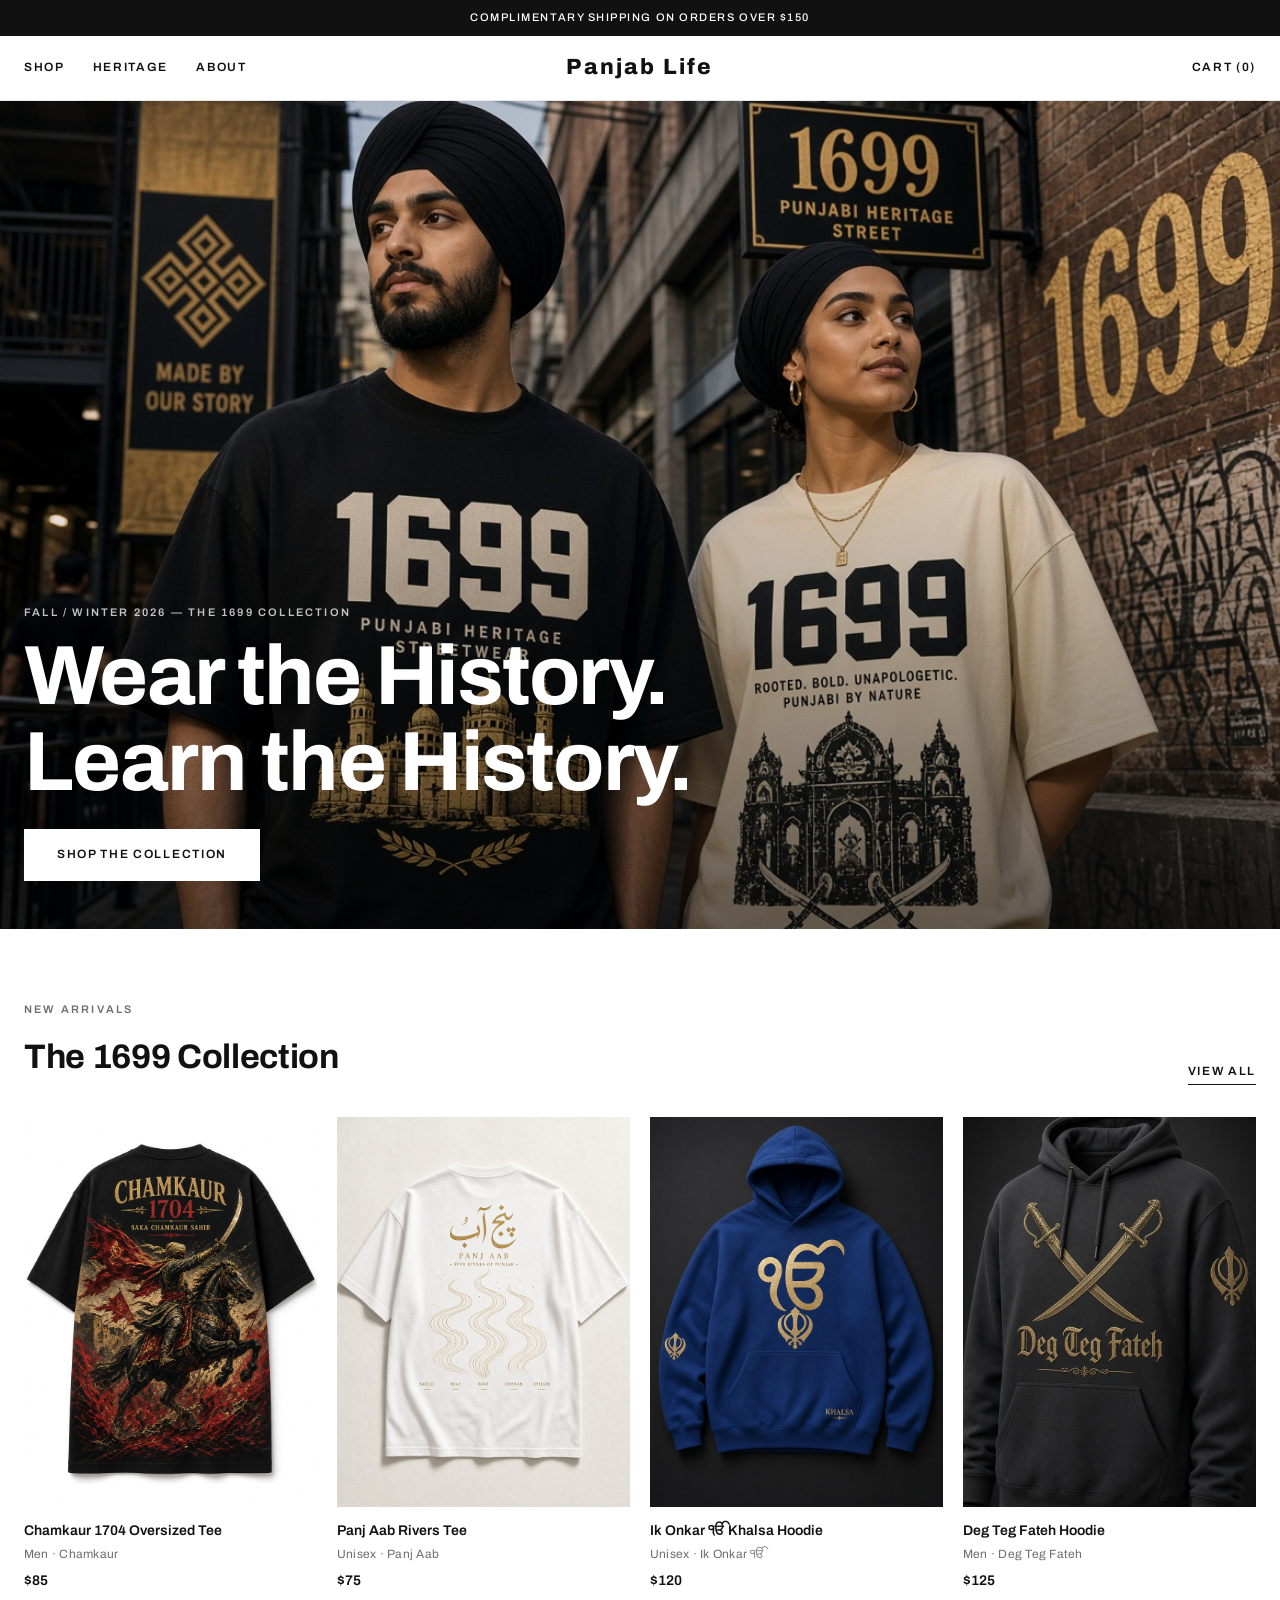
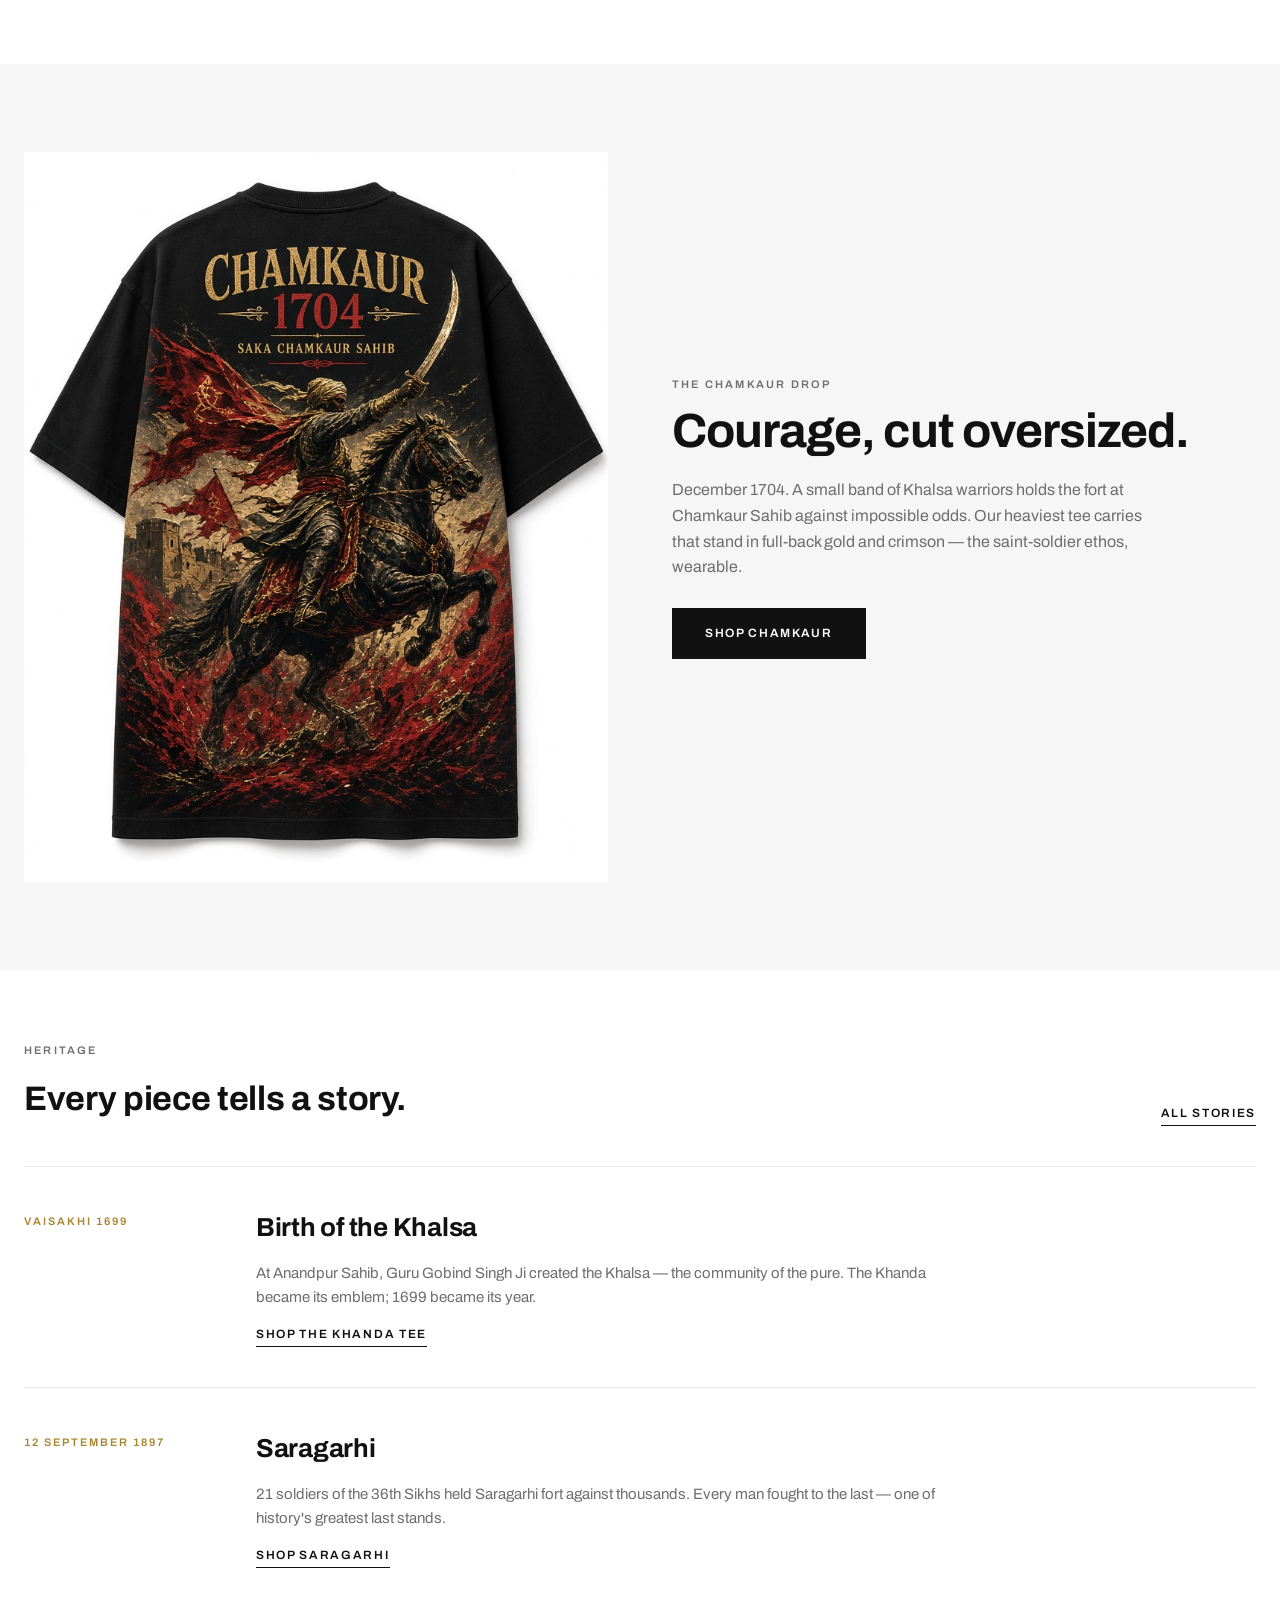
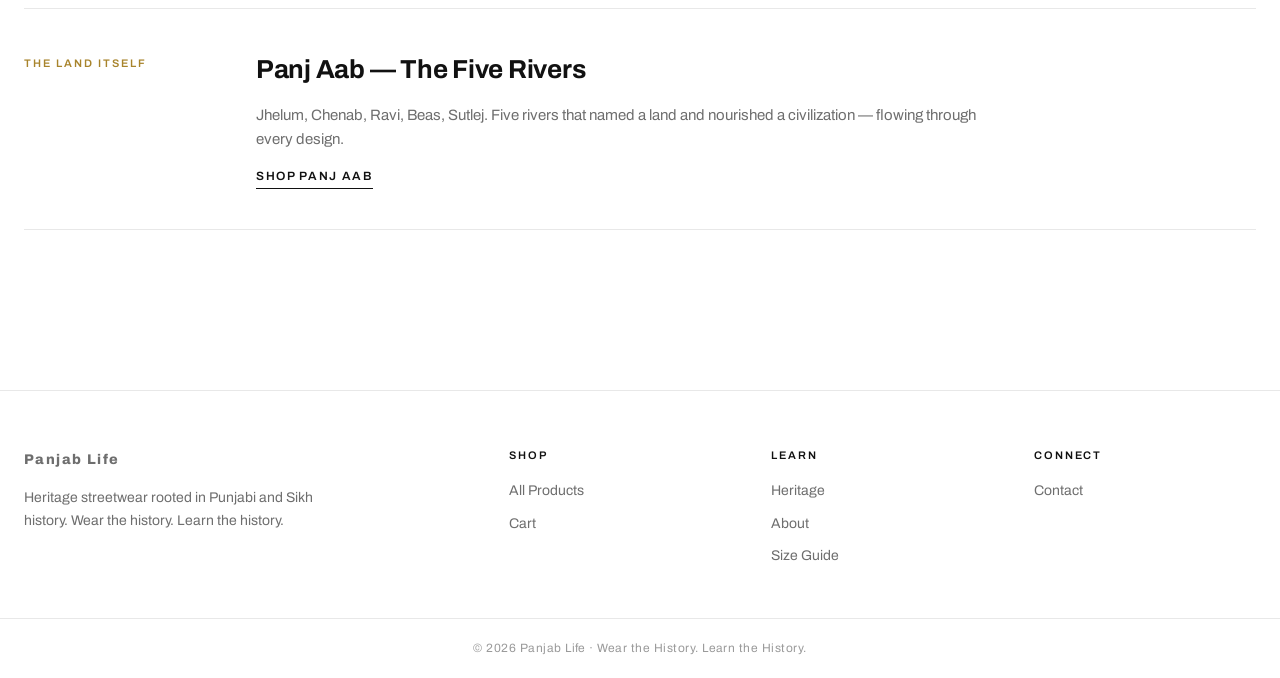
<file: index.html>
<!DOCTYPE html>
<html lang="en">
<head>
  <meta charset="UTF-8">
  <meta name="viewport" content="width=device-width, initial-scale=1.0">
  <title>Panjab Life — Punjabi Heritage Streetwear</title>
  <link rel="stylesheet" href="css/styles.css">
</head>
<body>
  <div class="announce">Complimentary shipping on orders over $150</div>
  <header>
    <div class="header-inner">
      <button class="menu-toggle" aria-label="Menu">&#9776;</button>
      <nav>
        <a href="shop.html">Shop</a>
        <a href="heritage.html">Heritage</a>
        <a href="about.html">About</a>
      </nav>
      <a href="index.html" class="logo">Panjab Life</a>
      <div class="header-actions">
        <a href="cart.html" class="cart-link">Cart (<span class="cart-count">0</span>)</a>
      </div>
    </div>
  </header>

  <section class="hero">
    <img src="images/E1k30.jpg" alt="Panjab Life — Fall/Winter 2026 lookbook">
    <div class="hero-copy">
      <div class="eyebrow light">Fall / Winter 2026 — The 1699 Collection</div>
      <h1>Wear the History.<br>Learn the History.</h1>
      <a href="shop.html" class="btn btn-light">Shop the Collection</a>
    </div>
  </section>

  <section class="section">
    <div class="wrap">
      <div class="section-head">
        <div>
          <div class="eyebrow">New Arrivals</div>
          <h2>The 1699 Collection</h2>
        </div>
        <a href="shop.html" class="text-link">View All</a>
      </div>
      <div class="product-grid" id="home-grid"></div>
    </div>
  </section>

  <section class="editorial">
    <div class="editorial-grid">
      <img src="images/kAILa.jpg" alt="Chamkaur 1704 — full-back print tee">
      <div class="editorial-copy">
        <div class="eyebrow">The Chamkaur Drop</div>
        <h2>Courage, cut oversized.</h2>
        <p>December 1704. A small band of Khalsa warriors holds the fort at Chamkaur Sahib against impossible odds. Our heaviest tee carries that stand in full-back gold and crimson — the saint-soldier ethos, wearable.</p>
        <a href="product.html?id=1" class="btn">Shop Chamkaur</a>
      </div>
    </div>
  </section>

  <section class="section">
    <div class="wrap">
      <div class="section-head">
        <div>
          <div class="eyebrow">Heritage</div>
          <h2>Every piece tells a story.</h2>
        </div>
        <a href="heritage.html" class="text-link">All Stories</a>
      </div>
      <div class="heritage-list">
        <article class="heritage-article">
          <div class="era">Vaisakhi 1699</div>
          <div>
            <h2>Birth of the Khalsa</h2>
            <p>At Anandpur Sahib, Guru Gobind Singh Ji created the Khalsa — the community of the pure. The Khanda became its emblem; 1699 became its year.</p>
            <a class="shop-link" href="product.html?id=6">Shop the Khanda Tee</a>
          </div>
        </article>
        <article class="heritage-article">
          <div class="era">12 September 1897</div>
          <div>
            <h2>Saragarhi</h2>
            <p>21 soldiers of the 36th Sikhs held Saragarhi fort against thousands. Every man fought to the last — one of history's greatest last stands.</p>
            <a class="shop-link" href="product.html?id=7">Shop Saragarhi</a>
          </div>
        </article>
        <article class="heritage-article">
          <div class="era">The Land Itself</div>
          <div>
            <h2>Panj Aab — The Five Rivers</h2>
            <p>Jhelum, Chenab, Ravi, Beas, Sutlej. Five rivers that named a land and nourished a civilization — flowing through every design.</p>
            <a class="shop-link" href="product.html?id=2">Shop Panj Aab</a>
          </div>
        </article>
      </div>
    </div>
  </section>

  <footer>
    <div class="footer-inner">
      <div class="footer-brand">
        <a href="index.html" class="logo">Panjab Life</a>
        <p>Heritage streetwear rooted in Punjabi and Sikh history. Wear the history. Learn the history.</p>
      </div>
      <div>
        <h4>Shop</h4>
        <a href="shop.html">All Products</a>
        <a href="cart.html">Cart</a>
      </div>
      <div>
        <h4>Learn</h4>
        <a href="heritage.html">Heritage</a>
        <a href="about.html">About</a>
        <a href="size-guide.html">Size Guide</a>
      </div>
      <div>
        <h4>Connect</h4>
        <a href="contact.html">Contact</a>
      </div>
    </div>
    <div class="footer-bottom">&copy; 2026 Panjab Life &middot; Wear the History. Learn the History.</div>
  </footer>
  <script src="js/app.js"></script>
</body>
</html>
</file>
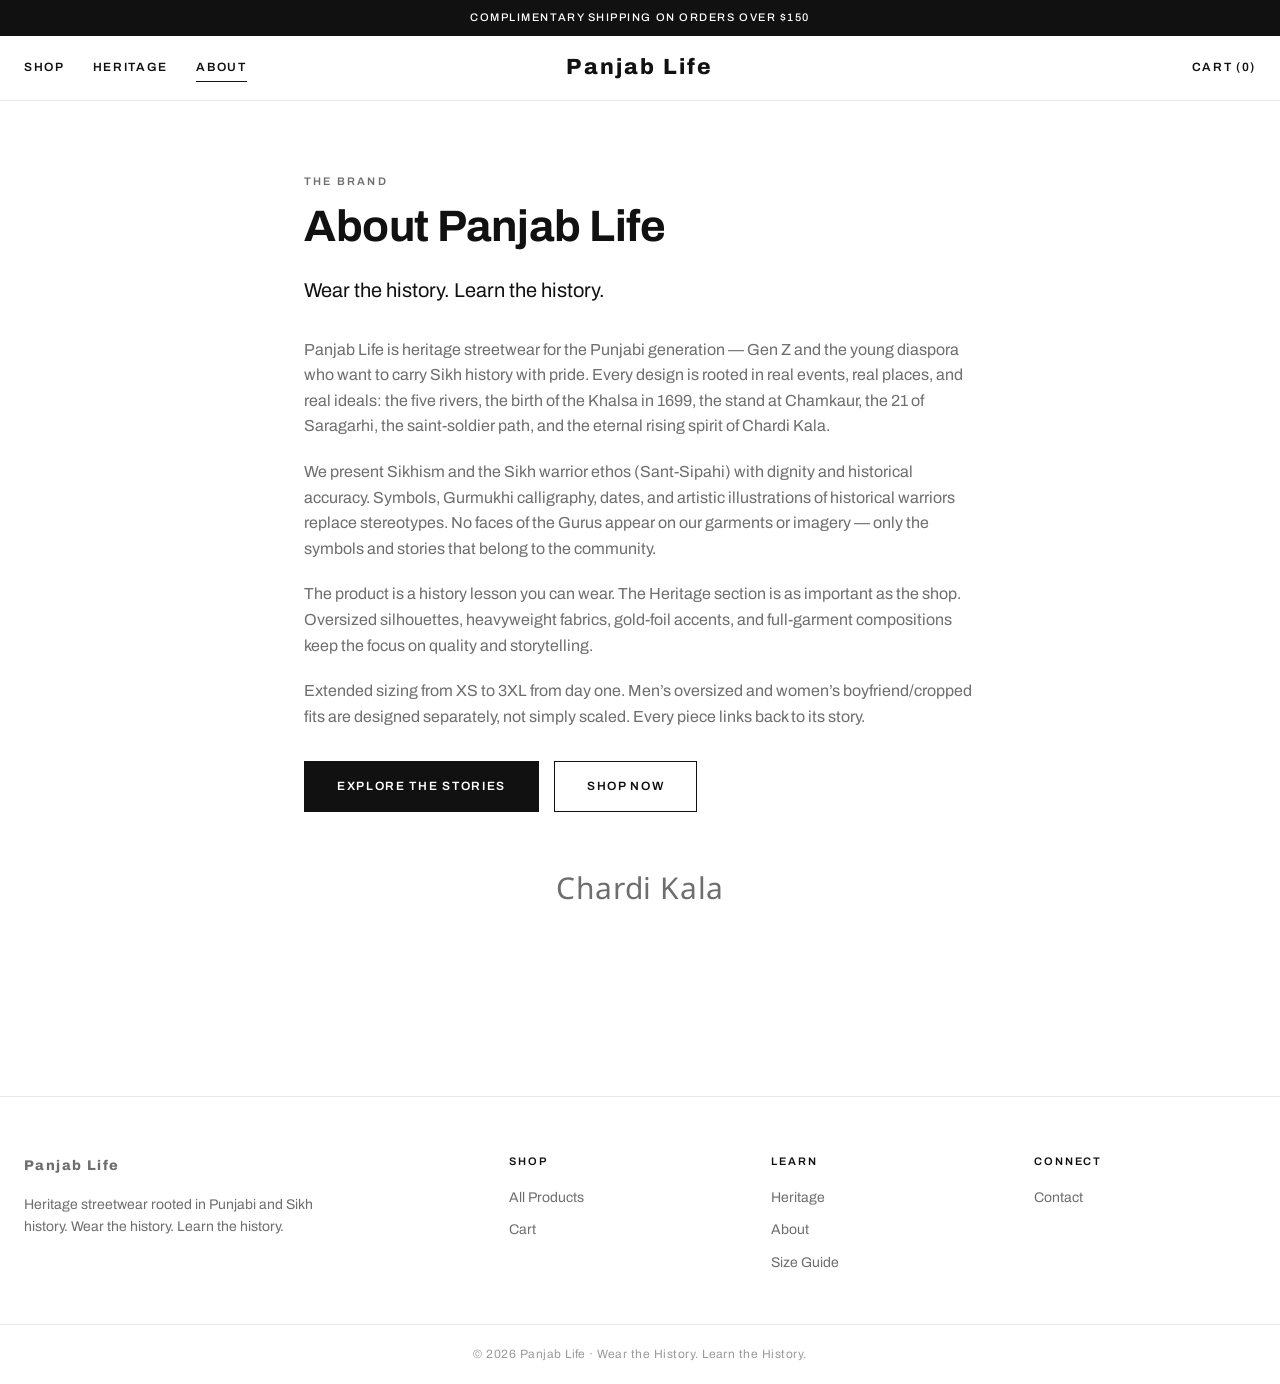
<file: about.html>
<!DOCTYPE html>
<html lang="en">
<head>
  <meta charset="UTF-8">
  <meta name="viewport" content="width=device-width, initial-scale=1.0">
  <title>About — Panjab Life</title>
  <link rel="stylesheet" href="css/styles.css">
</head>
<body>
  <div class="announce">Complimentary shipping on orders over $150</div>
  <header>
    <div class="header-inner">
      <button class="menu-toggle" aria-label="Menu">&#9776;</button>
      <nav>
        <a href="shop.html">Shop</a>
        <a href="heritage.html">Heritage</a>
        <a href="about.html" class="active">About</a>
      </nav>
      <a href="index.html" class="logo">Panjab Life</a>
      <div class="header-actions">
        <a href="cart.html" class="cart-link">Cart (<span class="cart-count">0</span>)</a>
      </div>
    </div>
  </header>

  <section class="section">
    <div class="wrap prose">
      <div class="eyebrow">The Brand</div>
      <h1 class="page-title">About Panjab Life</h1>
      <p class="lead" style="margin:24px 0 32px;">Wear the history. Learn the history.</p>
      <p>Panjab Life is heritage streetwear for the Punjabi generation — Gen Z and the young diaspora who want to carry Sikh history with pride. Every design is rooted in real events, real places, and real ideals: the five rivers, the birth of the Khalsa in 1699, the stand at Chamkaur, the 21 of Saragarhi, the saint-soldier path, and the eternal rising spirit of Chardi Kala.</p>
      <p>We present Sikhism and the Sikh warrior ethos (Sant-Sipahi) with dignity and historical accuracy. Symbols, Gurmukhi calligraphy, dates, and artistic illustrations of historical warriors replace stereotypes. No faces of the Gurus appear on our garments or imagery — only the symbols and stories that belong to the community.</p>
      <p>The product is a history lesson you can wear. The Heritage section is as important as the shop. Oversized silhouettes, heavyweight fabrics, gold-foil accents, and full-garment compositions keep the focus on quality and storytelling.</p>
      <p>Extended sizing from XS to 3XL from day one. Men&rsquo;s oversized and women&rsquo;s boyfriend/cropped fits are designed separately, not simply scaled. Every piece links back to its story.</p>
      <p style="margin-top:32px;"><a href="heritage.html" class="btn">Explore the Stories</a> <a href="shop.html" class="btn btn-outline" style="margin-left:12px;">Shop Now</a></p>
      <p class="gurmukhi center" style="font-size:30px;margin-top:56px;letter-spacing:0.02em;">Chardi Kala</p>
    </div>
  </section>

  <footer>
    <div class="footer-inner">
      <div class="footer-brand">
        <a href="index.html" class="logo">Panjab Life</a>
        <p>Heritage streetwear rooted in Punjabi and Sikh history. Wear the history. Learn the history.</p>
      </div>
      <div>
        <h4>Shop</h4>
        <a href="shop.html">All Products</a>
        <a href="cart.html">Cart</a>
      </div>
      <div>
        <h4>Learn</h4>
        <a href="heritage.html">Heritage</a>
        <a href="about.html">About</a>
        <a href="size-guide.html">Size Guide</a>
      </div>
      <div>
        <h4>Connect</h4>
        <a href="contact.html">Contact</a>
      </div>
    </div>
    <div class="footer-bottom">&copy; 2026 Panjab Life &middot; Wear the History. Learn the History.</div>
  </footer>
  <script src="js/app.js"></script>
</body>
</html>
</file>
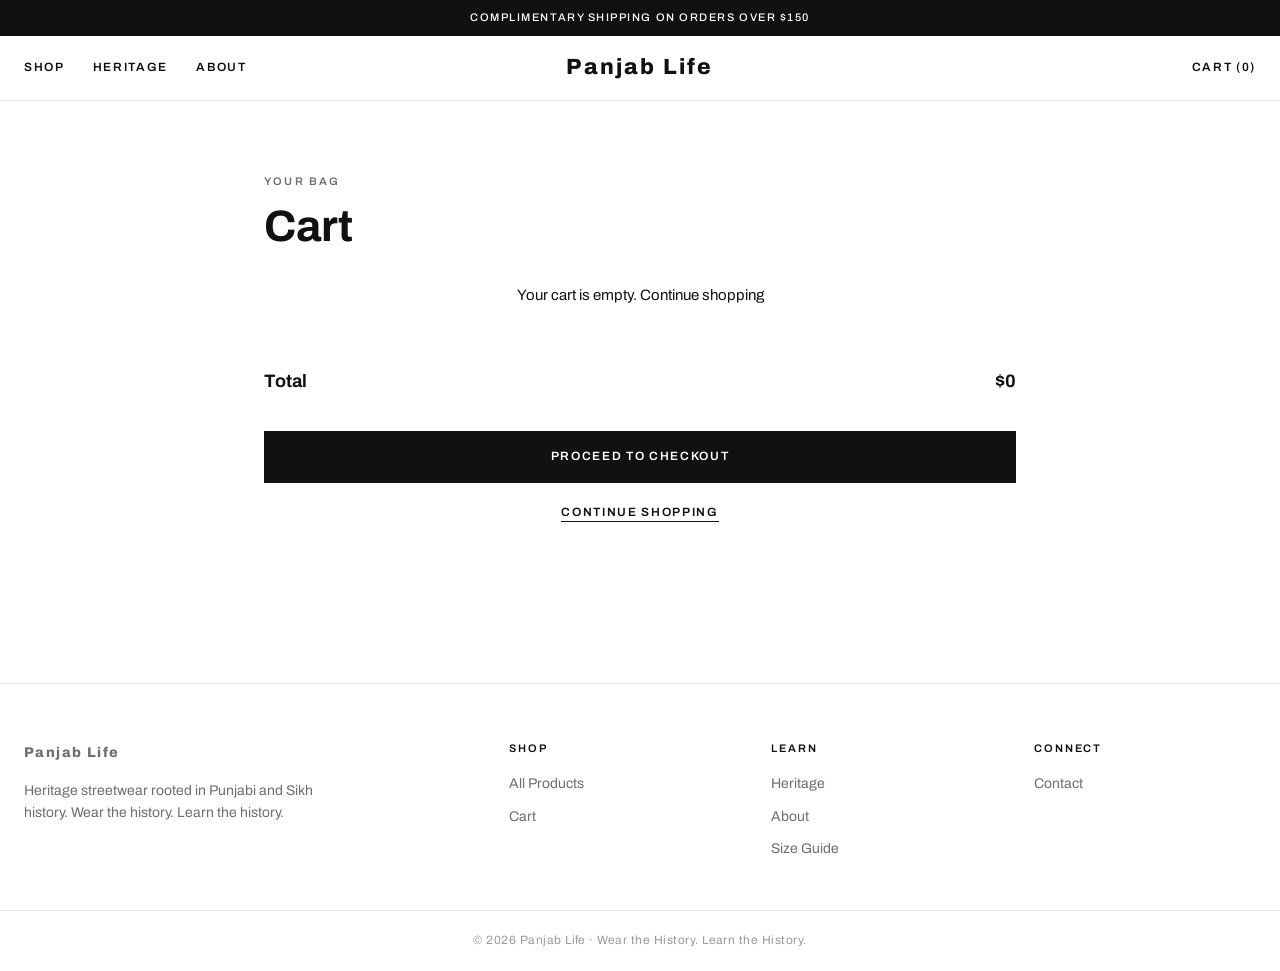
<file: cart.html>
<!DOCTYPE html>
<html lang="en">
<head>
  <meta charset="UTF-8">
  <meta name="viewport" content="width=device-width, initial-scale=1.0">
  <title>Cart — Panjab Life</title>
  <link rel="stylesheet" href="css/styles.css">
</head>
<body>
  <div class="announce">Complimentary shipping on orders over $150</div>
  <header>
    <div class="header-inner">
      <button class="menu-toggle" aria-label="Menu">&#9776;</button>
      <nav>
        <a href="shop.html">Shop</a>
        <a href="heritage.html">Heritage</a>
        <a href="about.html">About</a>
      </nav>
      <a href="index.html" class="logo">Panjab Life</a>
      <div class="header-actions">
        <a href="cart.html" class="cart-link">Cart (<span class="cart-count">0</span>)</a>
      </div>
    </div>
  </header>

  <section class="section">
    <div class="wrap" style="max-width:800px;">
      <div class="eyebrow">Your Bag</div>
      <h1 class="page-title">Cart</h1>
      <div id="cart-items"></div>
      <div class="cart-total-row">
        <span>Total</span>
        <span id="cart-total">$0</span>
      </div>
      <div style="margin-top:8px;">
        <a href="checkout.html" class="btn" id="checkout-link" style="width:100%;">Proceed to Checkout</a>
        <p class="center" style="margin-top:16px;"><a href="shop.html" class="text-link">Continue Shopping</a></p>
      </div>
    </div>
  </section>

  <footer>
    <div class="footer-inner">
      <div class="footer-brand">
        <a href="index.html" class="logo">Panjab Life</a>
        <p>Heritage streetwear rooted in Punjabi and Sikh history. Wear the history. Learn the history.</p>
      </div>
      <div>
        <h4>Shop</h4>
        <a href="shop.html">All Products</a>
        <a href="cart.html">Cart</a>
      </div>
      <div>
        <h4>Learn</h4>
        <a href="heritage.html">Heritage</a>
        <a href="about.html">About</a>
        <a href="size-guide.html">Size Guide</a>
      </div>
      <div>
        <h4>Connect</h4>
        <a href="contact.html">Contact</a>
      </div>
    </div>
    <div class="footer-bottom">&copy; 2026 Panjab Life &middot; Wear the History. Learn the History.</div>
  </footer>
  <script src="js/app.js"></script>
</body>
</html>
</file>
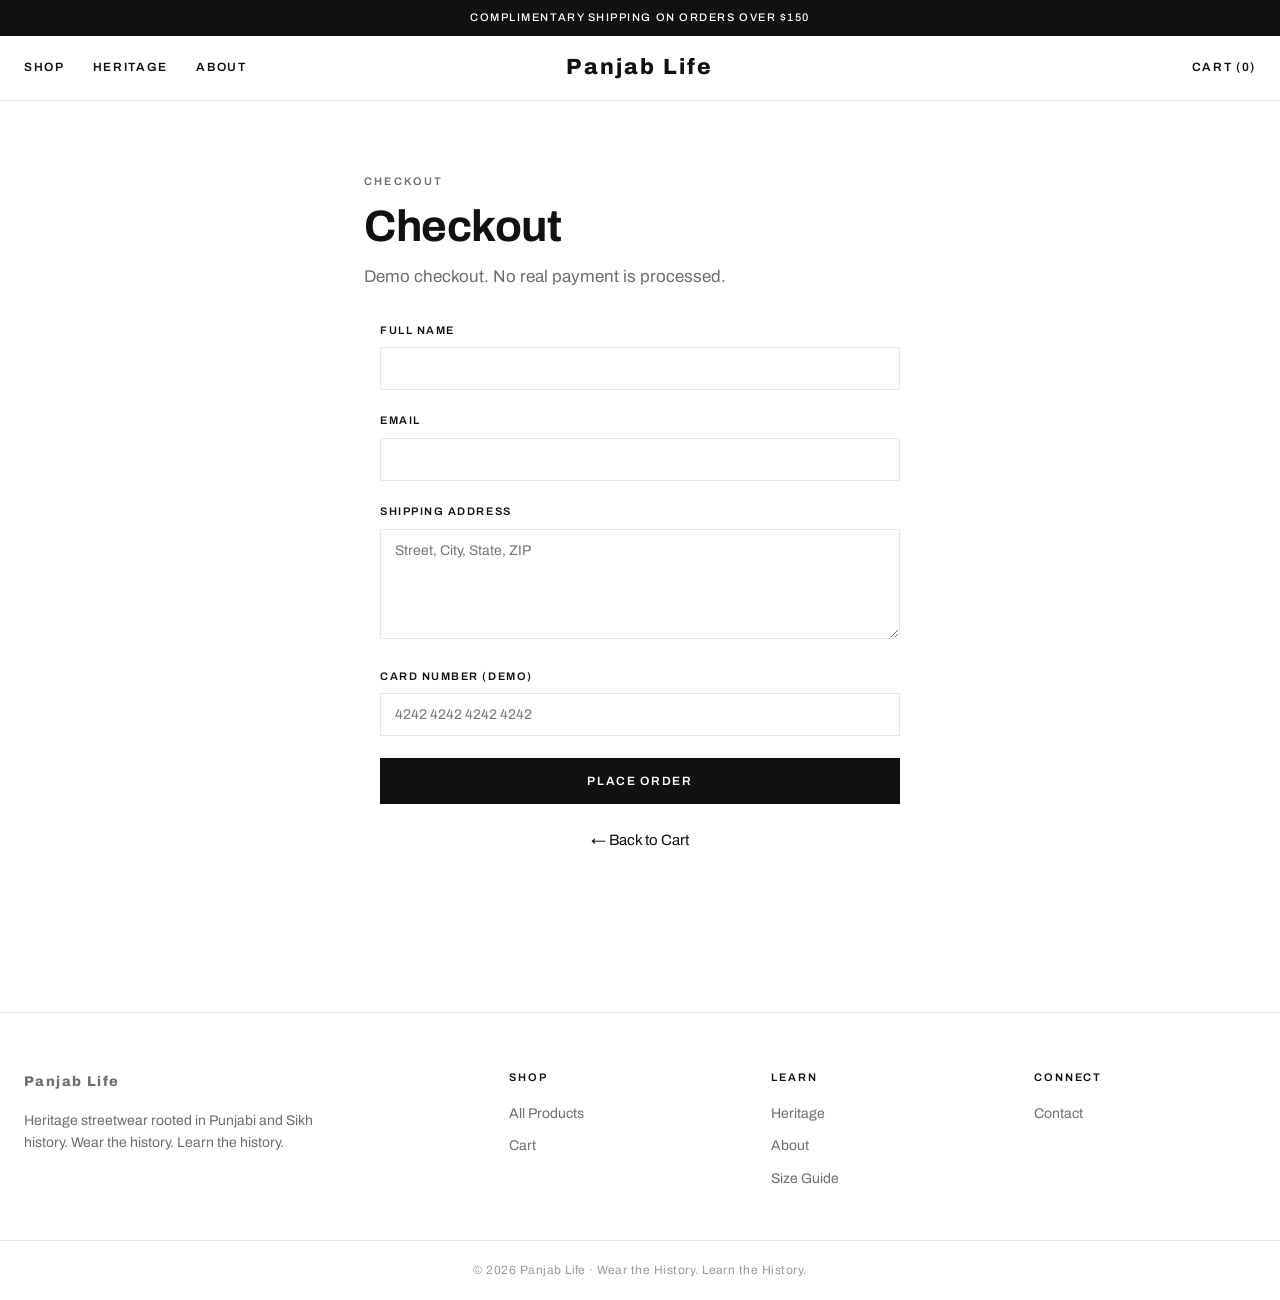
<file: checkout.html>
<!DOCTYPE html>
<html lang="en">
<head>
  <meta charset="UTF-8">
  <meta name="viewport" content="width=device-width, initial-scale=1.0">
  <title>Checkout — Panjab Life</title>
  <link rel="stylesheet" href="css/styles.css">
</head>
<body>
  <div class="announce">Complimentary shipping on orders over $150</div>
  <header>
    <div class="header-inner">
      <button class="menu-toggle" aria-label="Menu">&#9776;</button>
      <nav>
        <a href="shop.html">Shop</a>
        <a href="heritage.html">Heritage</a>
        <a href="about.html">About</a>
      </nav>
      <a href="index.html" class="logo">Panjab Life</a>
      <div class="header-actions">
        <a href="cart.html" class="cart-link">Cart (<span class="cart-count">0</span>)</a>
      </div>
    </div>
  </header>

  <section class="section">
    <div class="wrap" style="max-width:600px;">
      <div class="eyebrow">Checkout</div>
      <h1 class="page-title">Checkout</h1>
      <p class="lede" style="margin-bottom:2rem;">Demo checkout. No real payment is processed.</p>
      <form class="stacked" id="checkout-form" onsubmit="event.preventDefault(); placeOrder();">
        <div class="form-group">
          <label>Full Name</label>
          <input type="text" required>
        </div>
        <div class="form-group">
          <label>Email</label>
          <input type="email" required>
        </div>
        <div class="form-group">
          <label>Shipping Address</label>
          <textarea required placeholder="Street, City, State, ZIP"></textarea>
        </div>
        <div class="form-group">
          <label>Card Number (demo)</label>
          <input type="text" placeholder="4242 4242 4242 4242" required>
        </div>
        <button type="submit" class="btn" style="width:100%;">Place Order</button>
      </form>
      <p style="text-align:center;margin-top:1.5rem;"><a href="cart.html">← Back to Cart</a></p>
    </div>
  </section>

  <footer>
    <div class="footer-inner">
      <div class="footer-brand">
        <a href="index.html" class="logo">Panjab Life</a>
        <p>Heritage streetwear rooted in Punjabi and Sikh history. Wear the history. Learn the history.</p>
      </div>
      <div>
        <h4>Shop</h4>
        <a href="shop.html">All Products</a>
        <a href="cart.html">Cart</a>
      </div>
      <div>
        <h4>Learn</h4>
        <a href="heritage.html">Heritage</a>
        <a href="about.html">About</a>
        <a href="size-guide.html">Size Guide</a>
      </div>
      <div>
        <h4>Connect</h4>
        <a href="contact.html">Contact</a>
      </div>
    </div>
    <div class="footer-bottom">&copy; 2026 Panjab Life &middot; Wear the History. Learn the History.</div>
  </footer>
  <script src="js/app.js"></script>
</body>
</html>
</file>
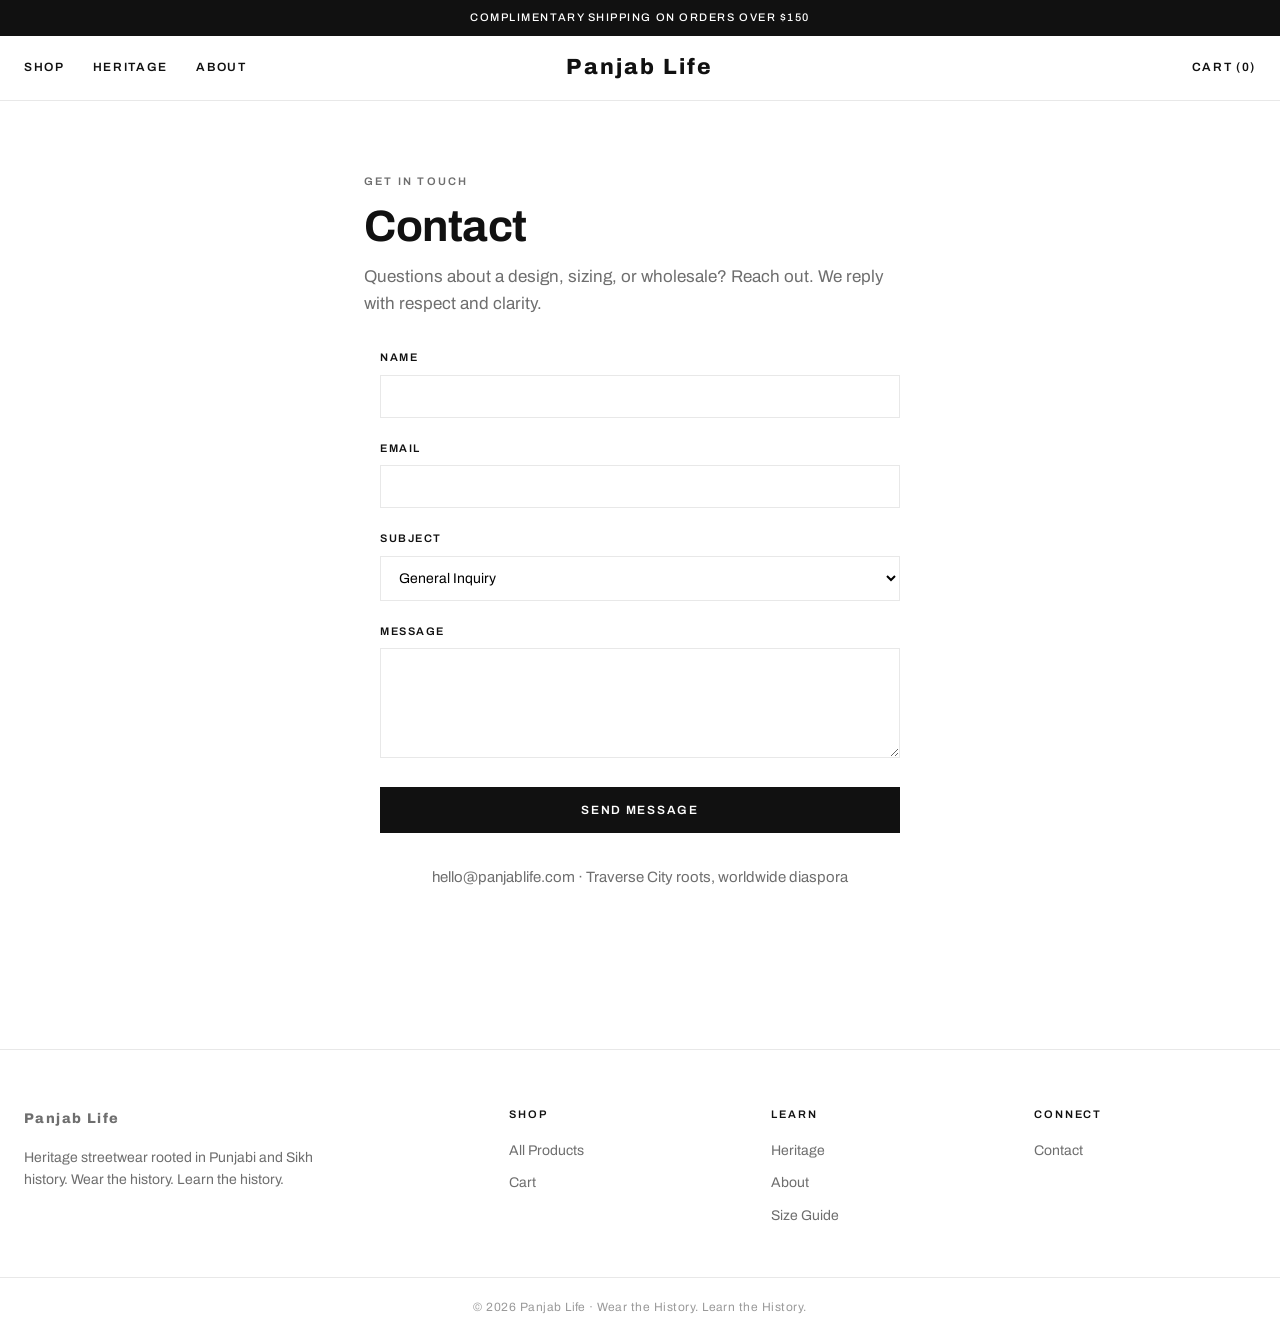
<file: contact.html>
<!DOCTYPE html>
<html lang="en">
<head>
  <meta charset="UTF-8">
  <meta name="viewport" content="width=device-width, initial-scale=1.0">
  <title>Contact — Panjab Life</title>
  <link rel="stylesheet" href="css/styles.css">
</head>
<body>
  <div class="announce">Complimentary shipping on orders over $150</div>
  <header>
    <div class="header-inner">
      <button class="menu-toggle" aria-label="Menu">&#9776;</button>
      <nav>
        <a href="shop.html">Shop</a>
        <a href="heritage.html">Heritage</a>
        <a href="about.html">About</a>
      </nav>
      <a href="index.html" class="logo">Panjab Life</a>
      <div class="header-actions">
        <a href="cart.html" class="cart-link">Cart (<span class="cart-count">0</span>)</a>
      </div>
    </div>
  </header>

  <section class="section">
    <div class="wrap" style="max-width:600px;">
      <div class="eyebrow">Get in Touch</div>
      <h1 class="page-title">Contact</h1>
      <p class="lede" style="margin-bottom:2rem;">Questions about a design, sizing, or wholesale? Reach out. We reply with respect and clarity.</p>
      <form class="stacked" onsubmit="event.preventDefault(); alert('Message sent (demo). We’ll be in touch.'); this.reset();">
        <div class="form-group">
          <label>Name</label>
          <input type="text" required>
        </div>
        <div class="form-group">
          <label>Email</label>
          <input type="email" required>
        </div>
        <div class="form-group">
          <label>Subject</label>
          <select>
            <option>General Inquiry</option>
            <option>Order / Sizing</option>
            <option>Heritage Question</option>
            <option>Wholesale / Collaboration</option>
          </select>
        </div>
        <div class="form-group">
          <label>Message</label>
          <textarea required></textarea>
        </div>
        <button type="submit" class="btn" style="width:100%;">Send Message</button>
      </form>
      <p style="text-align:center;margin-top:2rem;color:var(--gray);">hello@panjablife.com · Traverse City roots, worldwide diaspora</p>
    </div>
  </section>

  <footer>
    <div class="footer-inner">
      <div class="footer-brand">
        <a href="index.html" class="logo">Panjab Life</a>
        <p>Heritage streetwear rooted in Punjabi and Sikh history. Wear the history. Learn the history.</p>
      </div>
      <div>
        <h4>Shop</h4>
        <a href="shop.html">All Products</a>
        <a href="cart.html">Cart</a>
      </div>
      <div>
        <h4>Learn</h4>
        <a href="heritage.html">Heritage</a>
        <a href="about.html">About</a>
        <a href="size-guide.html">Size Guide</a>
      </div>
      <div>
        <h4>Connect</h4>
        <a href="contact.html">Contact</a>
      </div>
    </div>
    <div class="footer-bottom">&copy; 2026 Panjab Life &middot; Wear the History. Learn the History.</div>
  </footer>
  <script src="js/app.js"></script>
</body>
</html>
</file>
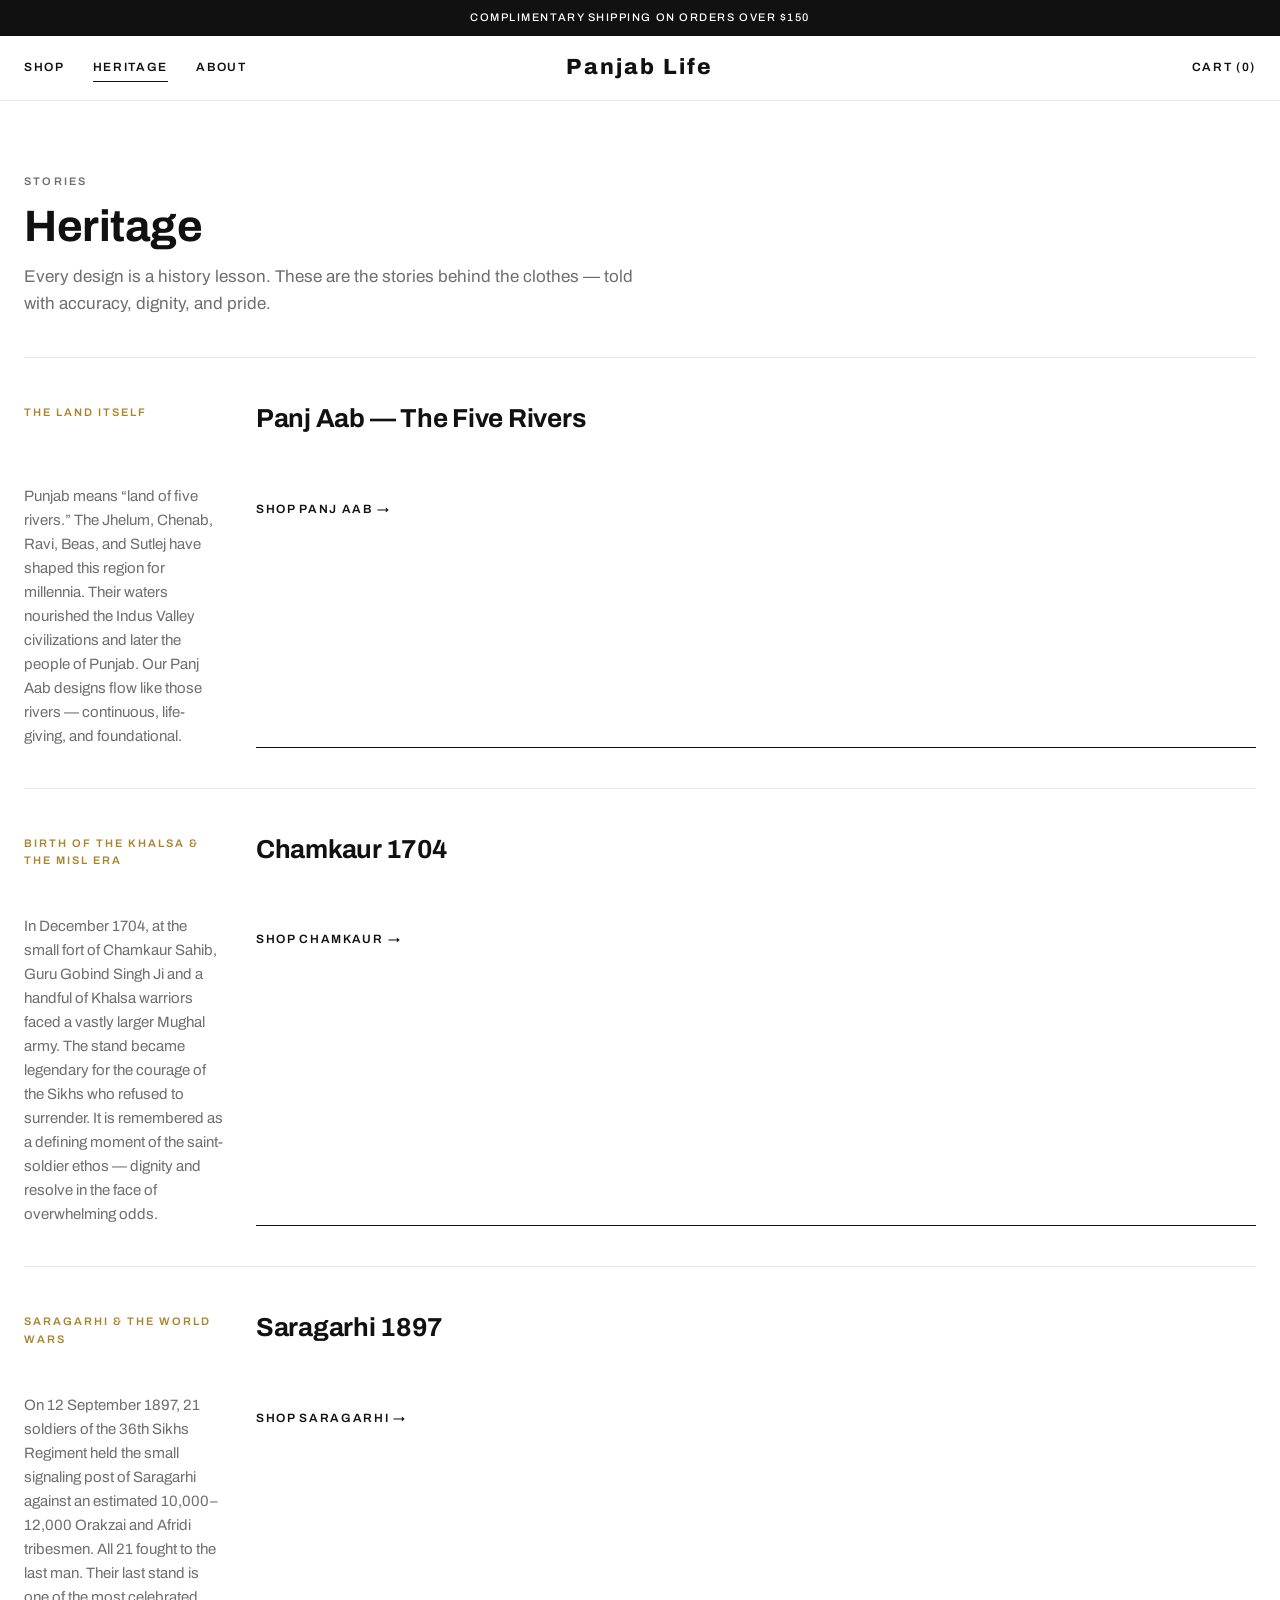
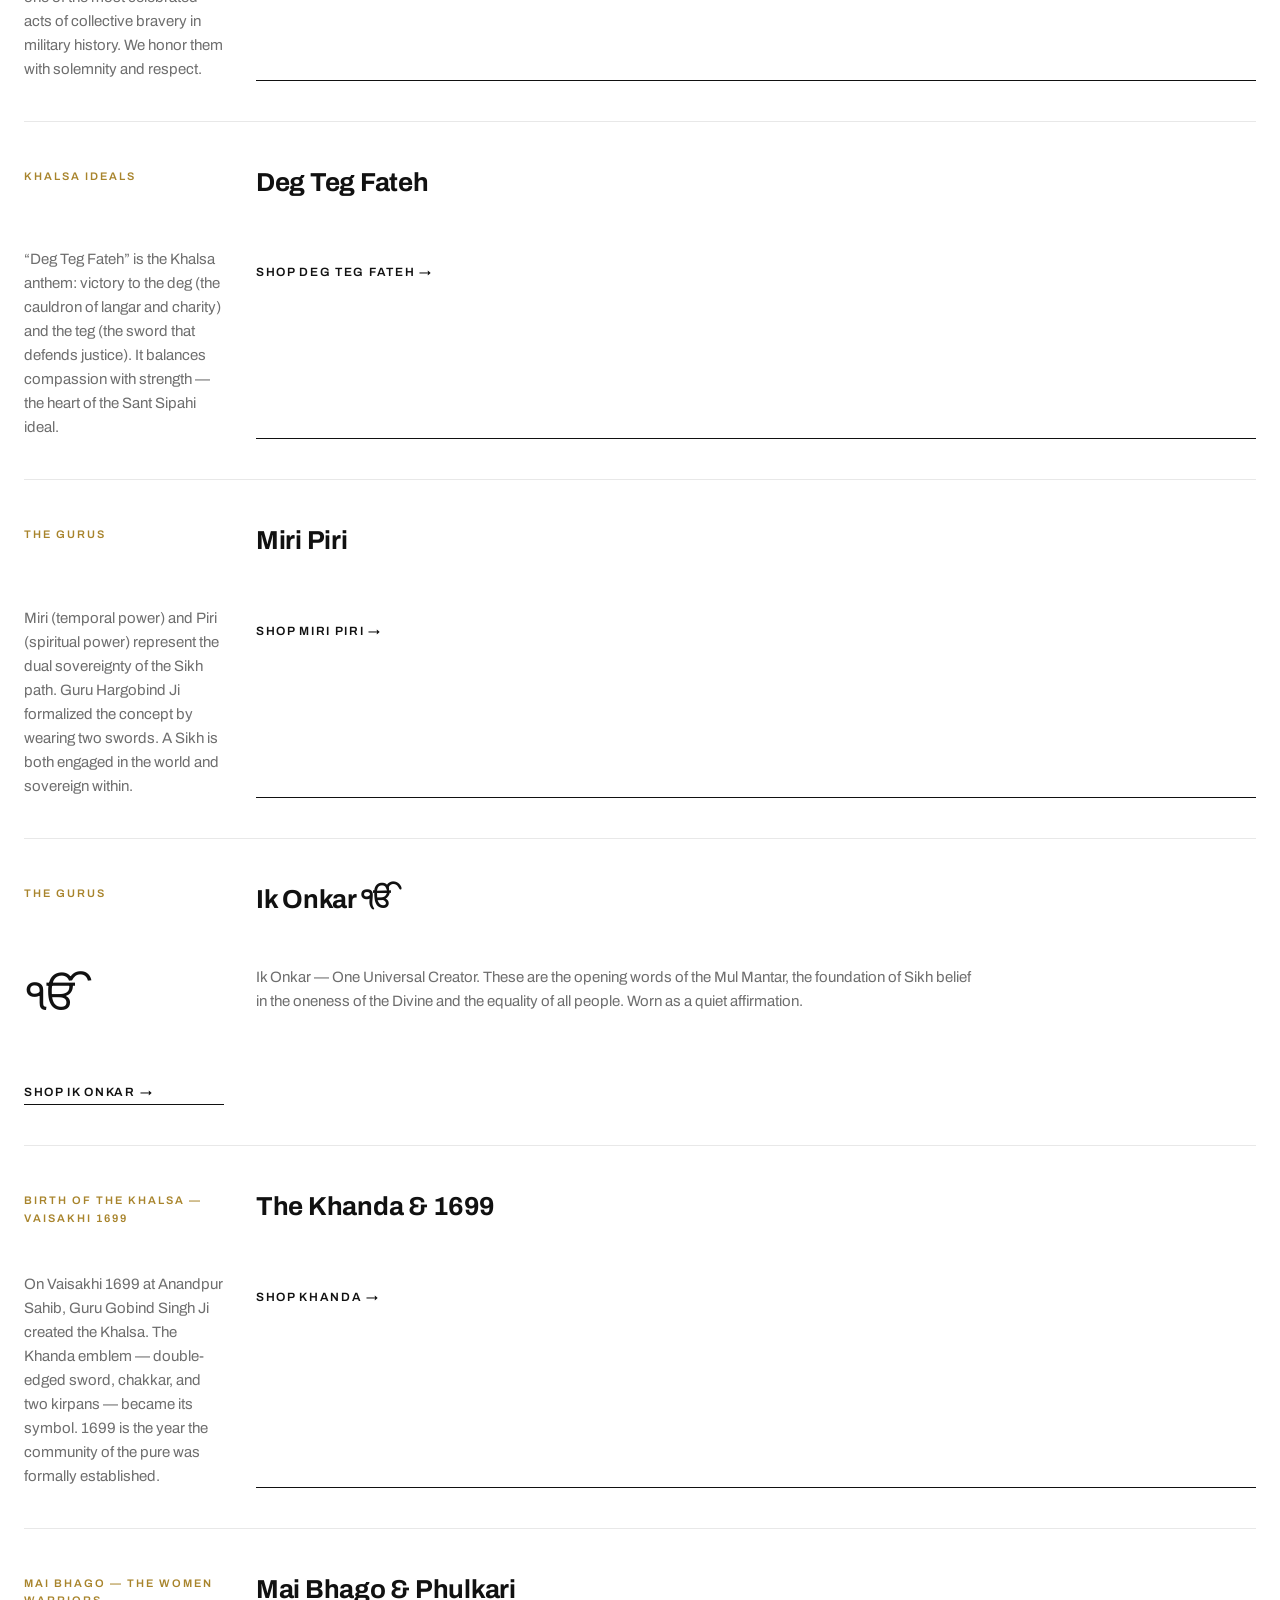
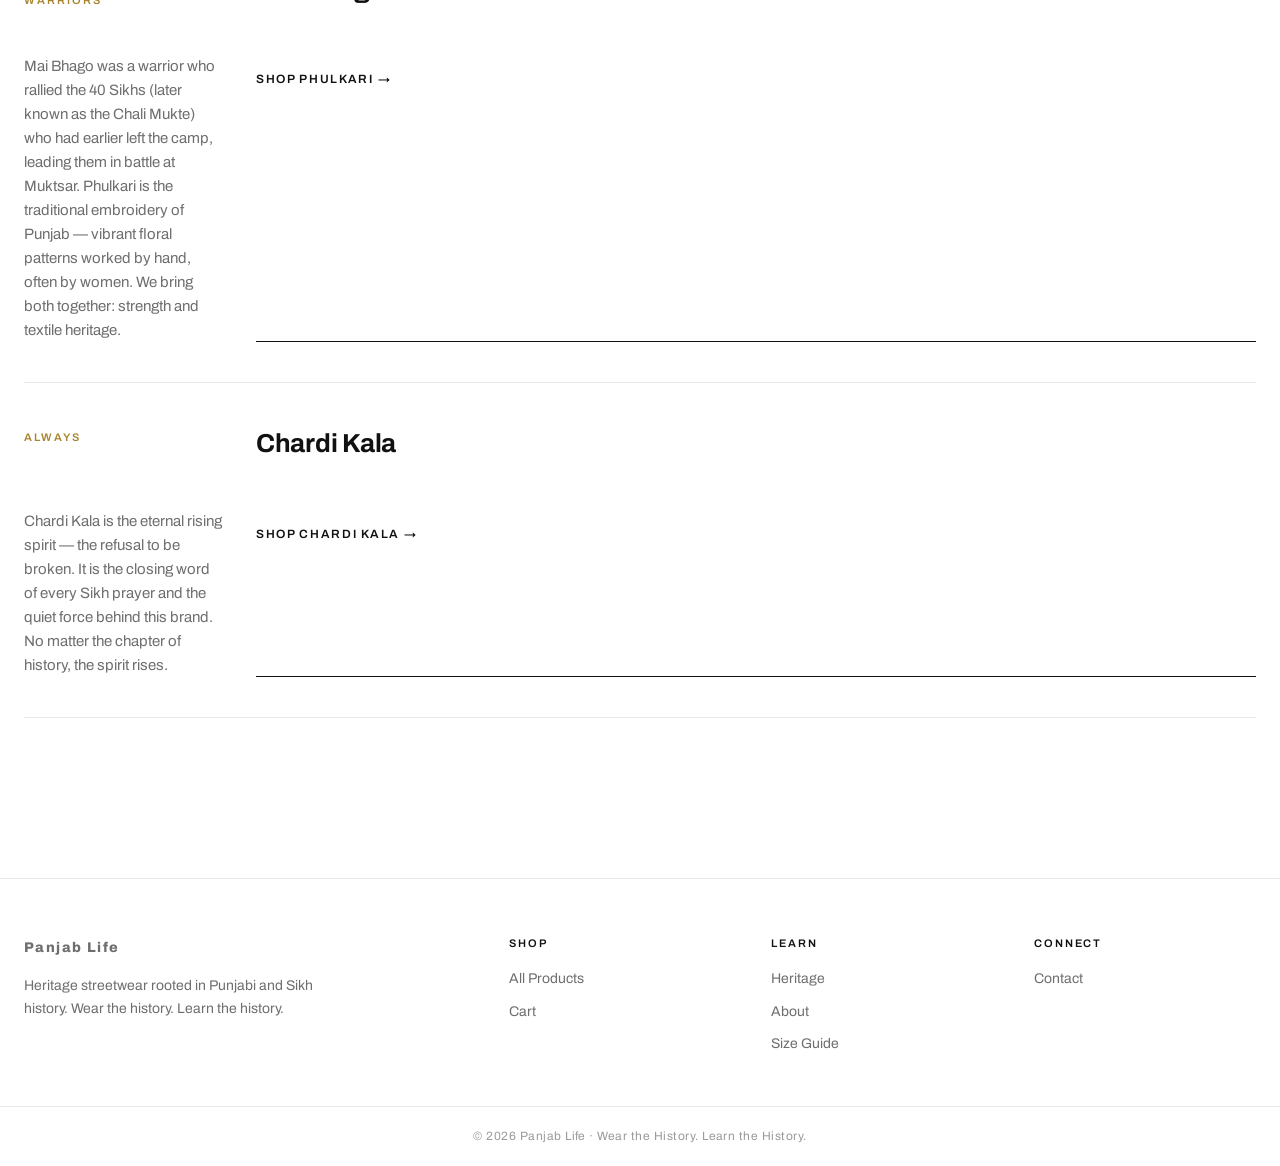
<file: heritage.html>
<!DOCTYPE html>
<html lang="en">
<head>
  <meta charset="UTF-8">
  <meta name="viewport" content="width=device-width, initial-scale=1.0">
  <title>Heritage — Panjab Life</title>
  <link rel="stylesheet" href="css/styles.css">
</head>
<body>
  <div class="announce">Complimentary shipping on orders over $150</div>
  <header>
    <div class="header-inner">
      <button class="menu-toggle" aria-label="Menu">&#9776;</button>
      <nav>
        <a href="shop.html">Shop</a>
        <a href="heritage.html" class="active">Heritage</a>
        <a href="about.html">About</a>
      </nav>
      <a href="index.html" class="logo">Panjab Life</a>
      <div class="header-actions">
        <a href="cart.html" class="cart-link">Cart (<span class="cart-count">0</span>)</a>
      </div>
    </div>
  </header>

  <section class="section">
    <div class="wrap">
      <div class="eyebrow">Stories</div>
      <h1 class="page-title">Heritage</h1>
      <p class="lede">Every design is a history lesson. These are the stories behind the clothes — told with accuracy, dignity, and pride.</p>

      <div class="heritage-list">
        <article class="heritage-article" id="panj-aab">
          <div class="era">The Land Itself</div>
          <h2>Panj Aab — The Five Rivers</h2>
          <p>Punjab means “land of five rivers.” The Jhelum, Chenab, Ravi, Beas, and Sutlej have shaped this region for millennia. Their waters nourished the Indus Valley civilizations and later the people of Punjab. Our Panj Aab designs flow like those rivers — continuous, life-giving, and foundational.</p>
          <a class="shop-link" href="product.html?id=2">Shop Panj Aab →</a>
        </article>

        <article class="heritage-article" id="chamkaur">
          <div class="era">Birth of the Khalsa & the Misl Era</div>
          <h2>Chamkaur 1704</h2>
          <p>In December 1704, at the small fort of Chamkaur Sahib, Guru Gobind Singh Ji and a handful of Khalsa warriors faced a vastly larger Mughal army. The stand became legendary for the courage of the Sikhs who refused to surrender. It is remembered as a defining moment of the saint-soldier ethos — dignity and resolve in the face of overwhelming odds.</p>
          <a class="shop-link" href="product.html?id=1">Shop Chamkaur →</a>
        </article>

        <article class="heritage-article" id="saragarhi">
          <div class="era">Saragarhi & the World Wars</div>
          <h2>Saragarhi 1897</h2>
          <p>On 12 September 1897, 21 soldiers of the 36th Sikhs Regiment held the small signaling post of Saragarhi against an estimated 10,000–12,000 Orakzai and Afridi tribesmen. All 21 fought to the last man. Their last stand is one of the most celebrated acts of collective bravery in military history. We honor them with solemnity and respect.</p>
          <a class="shop-link" href="product.html?id=7">Shop Saragarhi →</a>
        </article>

        <article class="heritage-article" id="deg-teg">
          <div class="era">Khalsa Ideals</div>
          <h2>Deg Teg Fateh</h2>
          <p>“Deg Teg Fateh” is the Khalsa anthem: victory to the deg (the cauldron of langar and charity) and the teg (the sword that defends justice). It balances compassion with strength — the heart of the Sant Sipahi ideal.</p>
          <a class="shop-link" href="product.html?id=4">Shop Deg Teg Fateh →</a>
        </article>

        <article class="heritage-article" id="miri-piri">
          <div class="era">The Gurus</div>
          <h2>Miri Piri</h2>
          <p>Miri (temporal power) and Piri (spiritual power) represent the dual sovereignty of the Sikh path. Guru Hargobind Ji formalized the concept by wearing two swords. A Sikh is both engaged in the world and sovereign within.</p>
          <a class="shop-link" href="product.html?id=8">Shop Miri Piri →</a>
        </article>

        <article class="heritage-article" id="ik-onkar">
          <div class="era">The Gurus</div>
          <h2>Ik Onkar ੴ</h2>
          <p class="gurmukhi" style="font-size:44px;color:var(--ink);">ੴ</p>
          <p>Ik Onkar — One Universal Creator. These are the opening words of the Mul Mantar, the foundation of Sikh belief in the oneness of the Divine and the equality of all people. Worn as a quiet affirmation.</p>
          <a class="shop-link" href="product.html?id=3">Shop Ik Onkar →</a>
        </article>

        <article class="heritage-article" id="khanda">
          <div class="era">Birth of the Khalsa — Vaisakhi 1699</div>
          <h2>The Khanda & 1699</h2>
          <p>On Vaisakhi 1699 at Anandpur Sahib, Guru Gobind Singh Ji created the Khalsa. The Khanda emblem — double-edged sword, chakkar, and two kirpans — became its symbol. 1699 is the year the community of the pure was formally established.</p>
          <a class="shop-link" href="product.html?id=6">Shop Khanda →</a>
        </article>

        <article class="heritage-article" id="mai-bhago">
          <div class="era">Mai Bhago — The Women Warriors</div>
          <h2>Mai Bhago & Phulkari</h2>
          <p>Mai Bhago was a warrior who rallied the 40 Sikhs (later known as the Chali Mukte) who had earlier left the camp, leading them in battle at Muktsar. Phulkari is the traditional embroidery of Punjab — vibrant floral patterns worked by hand, often by women. We bring both together: strength and textile heritage.</p>
          <a class="shop-link" href="product.html?id=5">Shop Phulkari →</a>
        </article>

        <article class="heritage-article" id="chardi-kala">
          <div class="era">Always</div>
          <h2>Chardi Kala</h2>
          <p>Chardi Kala is the eternal rising spirit — the refusal to be broken. It is the closing word of every Sikh prayer and the quiet force behind this brand. No matter the chapter of history, the spirit rises.</p>
          <a class="shop-link" href="product.html?id=9">Shop Chardi Kala →</a>
        </article>
      </div>
    </div>
  </section>

  <footer>
    <div class="footer-inner">
      <div class="footer-brand">
        <a href="index.html" class="logo">Panjab Life</a>
        <p>Heritage streetwear rooted in Punjabi and Sikh history. Wear the history. Learn the history.</p>
      </div>
      <div>
        <h4>Shop</h4>
        <a href="shop.html">All Products</a>
        <a href="cart.html">Cart</a>
      </div>
      <div>
        <h4>Learn</h4>
        <a href="heritage.html">Heritage</a>
        <a href="about.html">About</a>
        <a href="size-guide.html">Size Guide</a>
      </div>
      <div>
        <h4>Connect</h4>
        <a href="contact.html">Contact</a>
      </div>
    </div>
    <div class="footer-bottom">&copy; 2026 Panjab Life &middot; Wear the History. Learn the History.</div>
  </footer>
  <script src="js/app.js"></script>
</body>
</html>
</file>
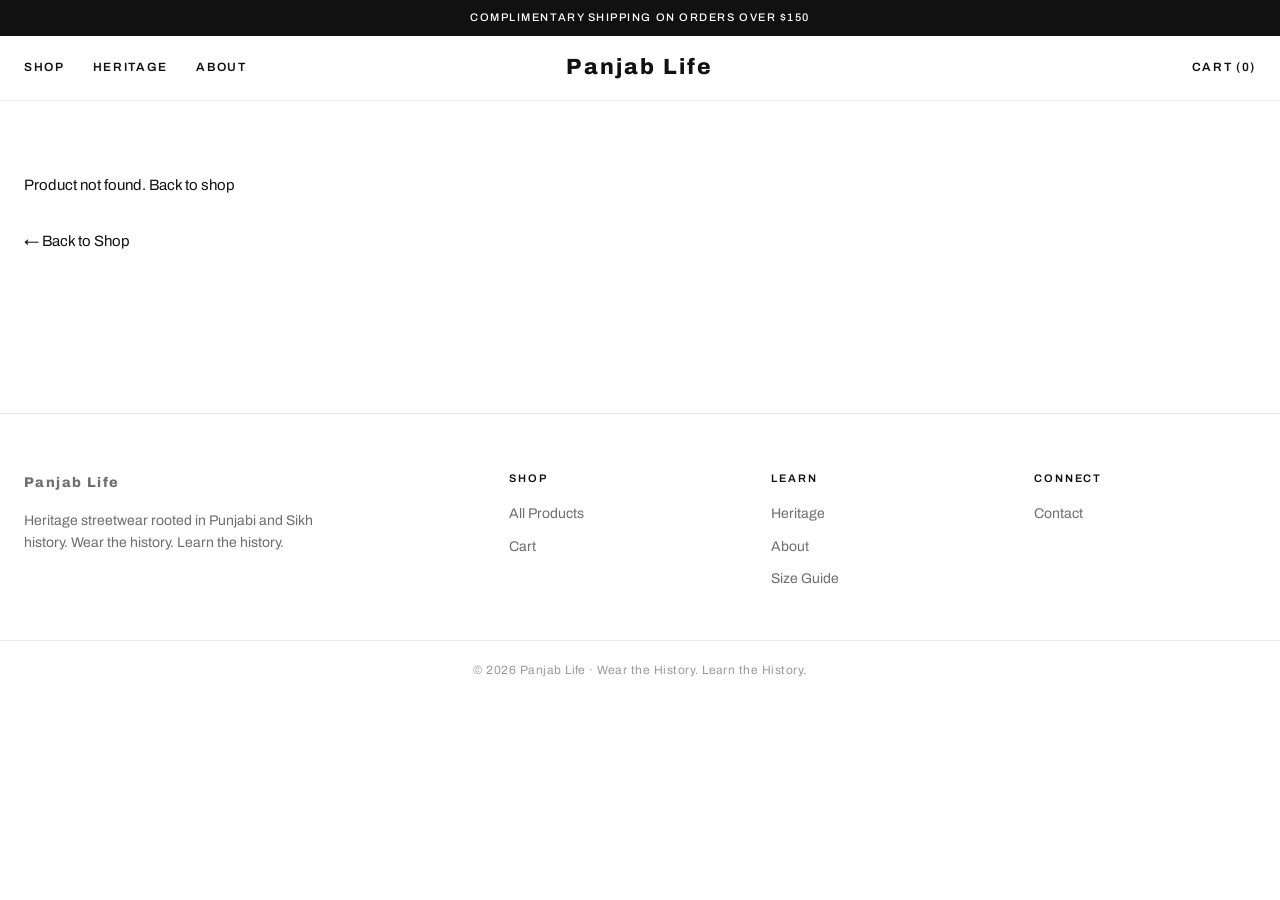
<file: product.html>
<!DOCTYPE html>
<html lang="en">
<head>
  <meta charset="UTF-8">
  <meta name="viewport" content="width=device-width, initial-scale=1.0">
  <title>Product — Panjab Life</title>
  <link rel="stylesheet" href="css/styles.css">
</head>
<body>
  <div class="announce">Complimentary shipping on orders over $150</div>
  <header>
    <div class="header-inner">
      <button class="menu-toggle" aria-label="Menu">&#9776;</button>
      <nav>
        <a href="shop.html">Shop</a>
        <a href="heritage.html">Heritage</a>
        <a href="about.html">About</a>
      </nav>
      <a href="index.html" class="logo">Panjab Life</a>
      <div class="header-actions">
        <a href="cart.html" class="cart-link">Cart (<span class="cart-count">0</span>)</a>
      </div>
    </div>
  </header>

  <section class="section">
    <div class="wrap">
      <div class="product-detail" id="product-detail">
        <!-- JS renders -->
      </div>
      <p style="margin-top:2rem;"><a href="shop.html">← Back to Shop</a></p>
    </div>
  </section>

  <footer>
    <div class="footer-inner">
      <div class="footer-brand">
        <a href="index.html" class="logo">Panjab Life</a>
        <p>Heritage streetwear rooted in Punjabi and Sikh history. Wear the history. Learn the history.</p>
      </div>
      <div>
        <h4>Shop</h4>
        <a href="shop.html">All Products</a>
        <a href="cart.html">Cart</a>
      </div>
      <div>
        <h4>Learn</h4>
        <a href="heritage.html">Heritage</a>
        <a href="about.html">About</a>
        <a href="size-guide.html">Size Guide</a>
      </div>
      <div>
        <h4>Connect</h4>
        <a href="contact.html">Contact</a>
      </div>
    </div>
    <div class="footer-bottom">&copy; 2026 Panjab Life &middot; Wear the History. Learn the History.</div>
  </footer>
  <script src="js/app.js"></script>
</body>
</html>
</file>
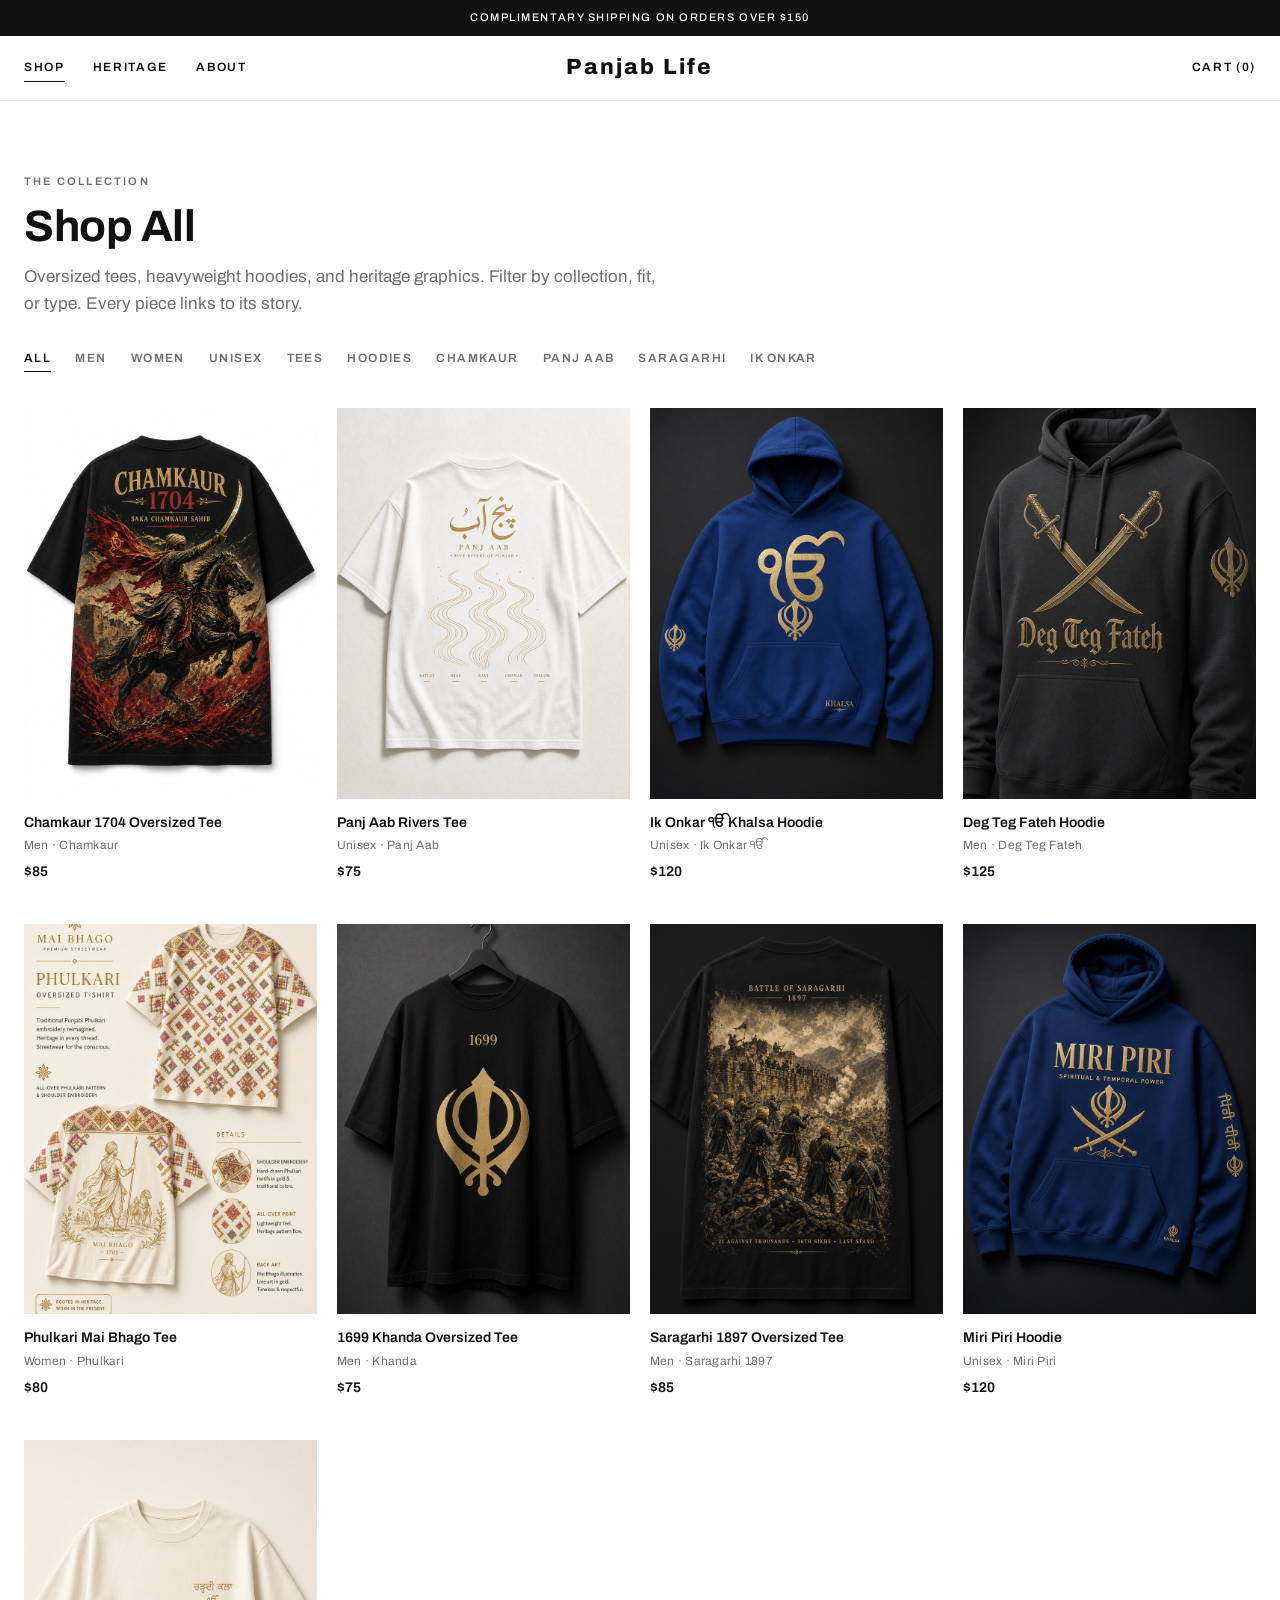
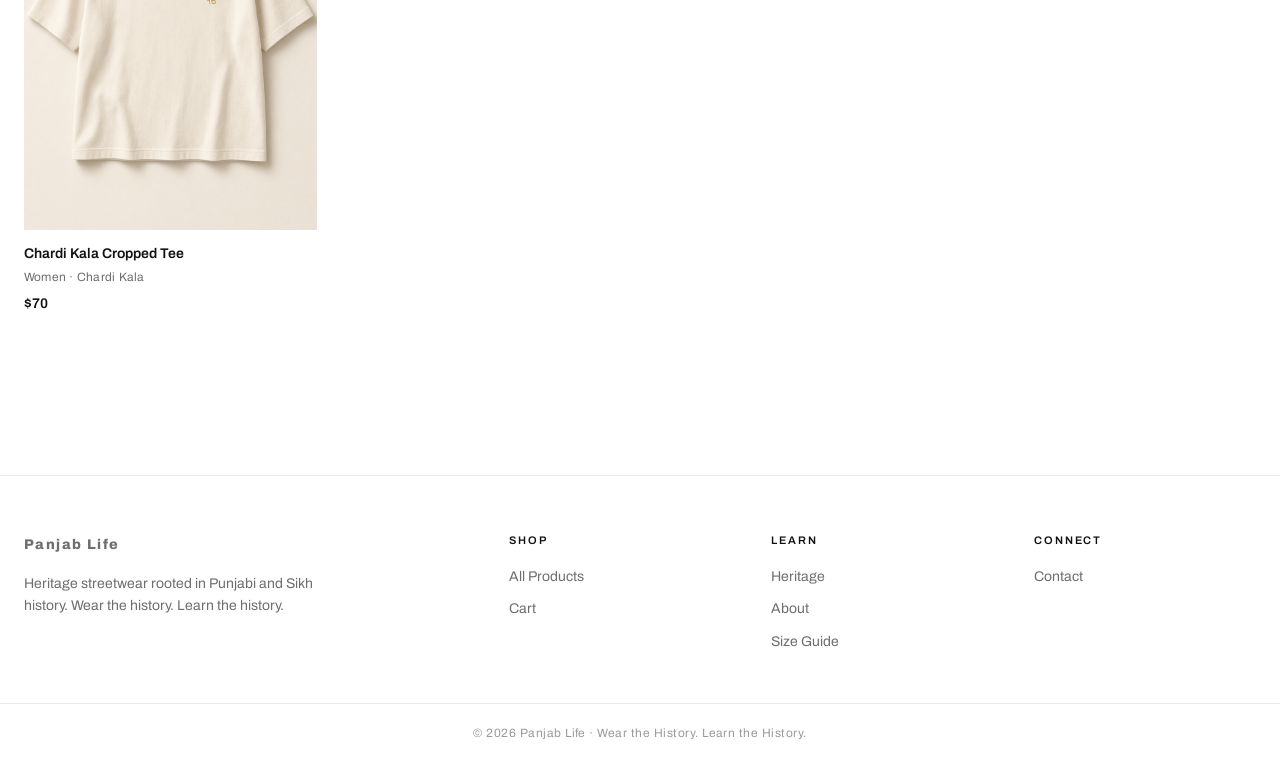
<file: shop.html>
<!DOCTYPE html>
<html lang="en">
<head>
  <meta charset="UTF-8">
  <meta name="viewport" content="width=device-width, initial-scale=1.0">
  <title>Shop — Panjab Life</title>
  <link rel="stylesheet" href="css/styles.css">
</head>
<body>
  <div class="announce">Complimentary shipping on orders over $150</div>
  <header>
    <div class="header-inner">
      <button class="menu-toggle" aria-label="Menu">&#9776;</button>
      <nav>
        <a href="shop.html" class="active">Shop</a>
        <a href="heritage.html">Heritage</a>
        <a href="about.html">About</a>
      </nav>
      <a href="index.html" class="logo">Panjab Life</a>
      <div class="header-actions">
        <a href="cart.html" class="cart-link">Cart (<span class="cart-count">0</span>)</a>
      </div>
    </div>
  </header>

  <section class="section">
    <div class="wrap">
      <div class="eyebrow">The Collection</div>
      <h1 class="page-title">Shop All</h1>
      <p class="lede">Oversized tees, heavyweight hoodies, and heritage graphics. Filter by collection, fit, or type. Every piece links to its story.</p>

      <div class="filters">
        <button class="filter-btn active" data-filter="all">All</button>
        <button class="filter-btn" data-filter="men">Men</button>
        <button class="filter-btn" data-filter="women">Women</button>
        <button class="filter-btn" data-filter="unisex">Unisex</button>
        <button class="filter-btn" data-filter="tee">Tees</button>
        <button class="filter-btn" data-filter="hoodie">Hoodies</button>
        <button class="filter-btn" data-filter="chamkaur">Chamkaur</button>
        <button class="filter-btn" data-filter="panj">Panj Aab</button>
        <button class="filter-btn" data-filter="saragarhi">Saragarhi</button>
        <button class="filter-btn" data-filter="ik">Ik Onkar</button>
      </div>

      <div class="product-grid" id="product-grid">
        <!-- JS renders products -->
      </div>
    </div>
  </section>

  <footer>
    <div class="footer-inner">
      <div class="footer-brand">
        <a href="index.html" class="logo">Panjab Life</a>
        <p>Heritage streetwear rooted in Punjabi and Sikh history. Wear the history. Learn the history.</p>
      </div>
      <div>
        <h4>Shop</h4>
        <a href="shop.html">All Products</a>
        <a href="cart.html">Cart</a>
      </div>
      <div>
        <h4>Learn</h4>
        <a href="heritage.html">Heritage</a>
        <a href="about.html">About</a>
        <a href="size-guide.html">Size Guide</a>
      </div>
      <div>
        <h4>Connect</h4>
        <a href="contact.html">Contact</a>
      </div>
    </div>
    <div class="footer-bottom">&copy; 2026 Panjab Life &middot; Wear the History. Learn the History.</div>
  </footer>
  <script src="js/app.js"></script>
</body>
</html>
</file>
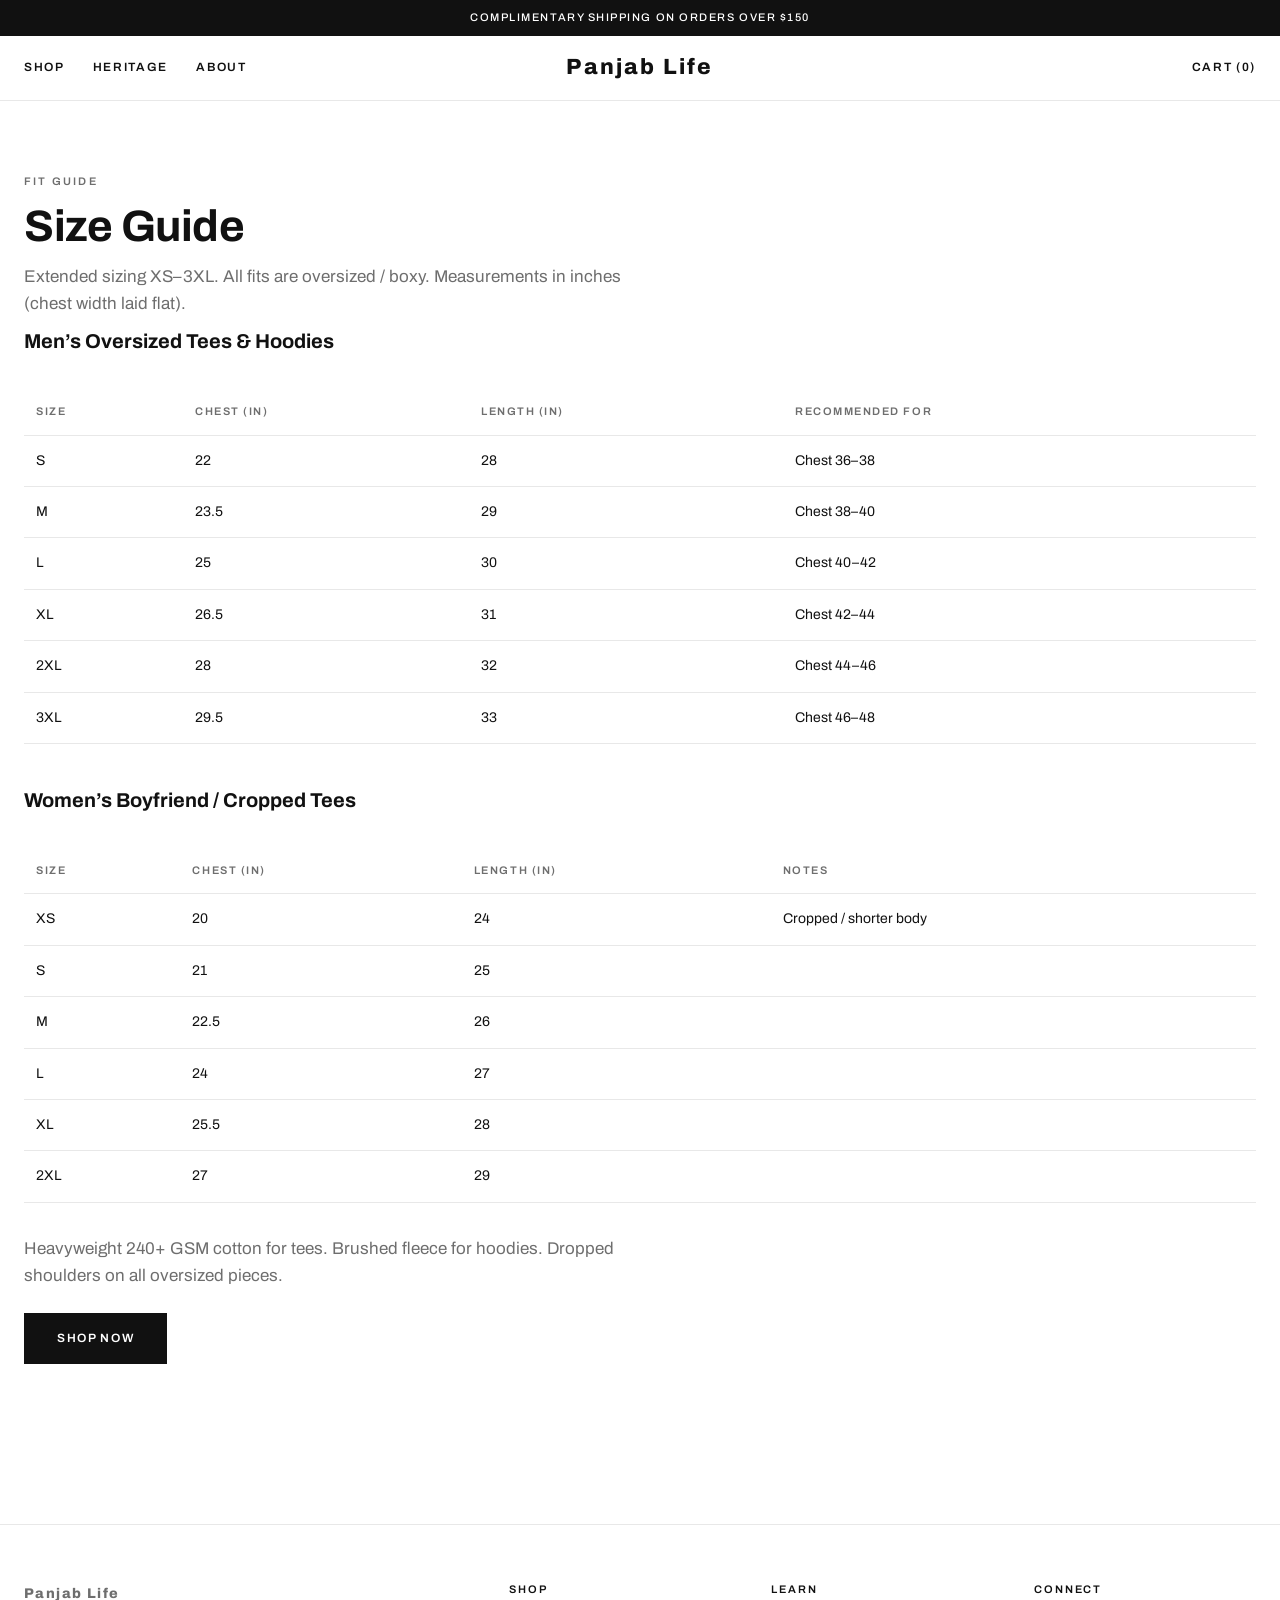
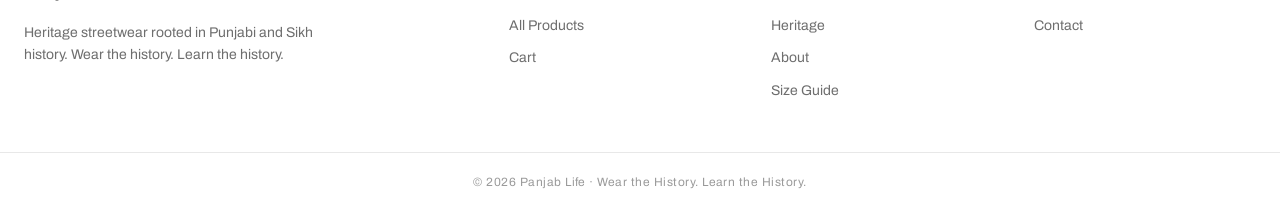
<file: size-guide.html>
<!DOCTYPE html>
<html lang="en">
<head>
  <meta charset="UTF-8">
  <meta name="viewport" content="width=device-width, initial-scale=1.0">
  <title>Size Guide — Panjab Life</title>
  <link rel="stylesheet" href="css/styles.css">
</head>
<body>
  <div class="announce">Complimentary shipping on orders over $150</div>
  <header>
    <div class="header-inner">
      <button class="menu-toggle" aria-label="Menu">&#9776;</button>
      <nav>
        <a href="shop.html">Shop</a>
        <a href="heritage.html">Heritage</a>
        <a href="about.html">About</a>
      </nav>
      <a href="index.html" class="logo">Panjab Life</a>
      <div class="header-actions">
        <a href="cart.html" class="cart-link">Cart (<span class="cart-count">0</span>)</a>
      </div>
    </div>
  </header>

  <section class="section">
    <div class="wrap">
      <div class="eyebrow">Fit Guide</div>
      <h1 class="page-title">Size Guide</h1>
      <p class="lede">Extended sizing XS–3XL. All fits are oversized / boxy. Measurements in inches (chest width laid flat).</p>

      <h2 style="font-size:20px;font-weight:700;margin:8px 0 4px;">Men’s Oversized Tees & Hoodies</h2>
      <table class="size-table">
        <thead>
          <tr><th>Size</th><th>Chest (in)</th><th>Length (in)</th><th>Recommended for</th></tr>
        </thead>
        <tbody>
          <tr><td>S</td><td>22</td><td>28</td><td>Chest 36–38</td></tr>
          <tr><td>M</td><td>23.5</td><td>29</td><td>Chest 38–40</td></tr>
          <tr><td>L</td><td>25</td><td>30</td><td>Chest 40–42</td></tr>
          <tr><td>XL</td><td>26.5</td><td>31</td><td>Chest 42–44</td></tr>
          <tr><td>2XL</td><td>28</td><td>32</td><td>Chest 44–46</td></tr>
          <tr><td>3XL</td><td>29.5</td><td>33</td><td>Chest 46–48</td></tr>
        </tbody>
      </table>

      <h2 style="font-size:20px;font-weight:700;margin:40px 0 4px;">Women’s Boyfriend / Cropped Tees</h2>
      <table class="size-table">
        <thead>
          <tr><th>Size</th><th>Chest (in)</th><th>Length (in)</th><th>Notes</th></tr>
        </thead>
        <tbody>
          <tr><td>XS</td><td>20</td><td>24</td><td>Cropped / shorter body</td></tr>
          <tr><td>S</td><td>21</td><td>25</td><td></td></tr>
          <tr><td>M</td><td>22.5</td><td>26</td><td></td></tr>
          <tr><td>L</td><td>24</td><td>27</td><td></td></tr>
          <tr><td>XL</td><td>25.5</td><td>28</td><td></td></tr>
          <tr><td>2XL</td><td>27</td><td>29</td><td></td></tr>
        </tbody>
      </table>

      <p class="lede" style="margin-top:32px;">Heavyweight 240+ GSM cotton for tees. Brushed fleece for hoodies. Dropped shoulders on all oversized pieces.</p>
      <p style="margin-top:24px;"><a href="shop.html" class="btn">Shop Now</a></p>
    </div>
  </section>

  <footer>
    <div class="footer-inner">
      <div class="footer-brand">
        <a href="index.html" class="logo">Panjab Life</a>
        <p>Heritage streetwear rooted in Punjabi and Sikh history. Wear the history. Learn the history.</p>
      </div>
      <div>
        <h4>Shop</h4>
        <a href="shop.html">All Products</a>
        <a href="cart.html">Cart</a>
      </div>
      <div>
        <h4>Learn</h4>
        <a href="heritage.html">Heritage</a>
        <a href="about.html">About</a>
        <a href="size-guide.html">Size Guide</a>
      </div>
      <div>
        <h4>Connect</h4>
        <a href="contact.html">Contact</a>
      </div>
    </div>
    <div class="footer-bottom">&copy; 2026 Panjab Life &middot; Wear the History. Learn the History.</div>
  </footer>
  <script src="js/app.js"></script>
</body>
</html>
</file>
<file: css/styles.css>
/* Panjab Life — Minimal luxury streetwear. Kith-inspired: white space, sharp type, editorial imagery. */
@import url('https://fonts.googleapis.com/css2?family=Archivo:wght@400;500;600;700;800&family=Noto+Sans+Gurmukhi:wght@400;600&display=swap');

:root {
  --ink: #111111;
  --gray: #6e6e6e;
  --faint: #9a9a9a;
  --line: #e8e8e8;
  --bg: #ffffff;
  --soft: #f6f6f6;
  --gold: #a8842c;
}

* { box-sizing: border-box; margin: 0; padding: 0; }
html { scroll-behavior: smooth; }
body {
  font-family: 'Archivo', 'Helvetica Neue', Helvetica, Arial, sans-serif;
  background: var(--bg);
  color: var(--ink);
  line-height: 1.6;
  font-size: 15px;
  -webkit-font-smoothing: antialiased;
}
.gurmukhi { font-family: 'Noto Sans Gurmukhi', 'Archivo', sans-serif; }
img { max-width: 100%; display: block; }
a { color: var(--ink); text-decoration: none; }
.wrap { max-width: 1440px; margin: 0 auto; padding: 0 24px; }

/* ---------- Announcement ---------- */
.announce {
  background: var(--ink);
  color: #fff;
  text-align: center;
  font-size: 11px;
  letter-spacing: 0.14em;
  text-transform: uppercase;
  padding: 9px 16px;
  font-weight: 500;
}

/* ---------- Header ---------- */
header {
  background: var(--bg);
  border-bottom: 1px solid var(--line);
  position: sticky;
  top: 0;
  z-index: 100;
}
.header-inner {
  max-width: 1440px;
  margin: 0 auto;
  padding: 0 24px;
  height: 64px;
  display: grid;
  grid-template-columns: 1fr auto 1fr;
  align-items: center;
}
.logo {
  font-size: 22px;
  font-weight: 800;
  letter-spacing: 0.1em;
  justify-self: center;
}
nav { display: flex; gap: 28px; align-items: center; }
nav a {
  font-size: 12px;
  font-weight: 600;
  letter-spacing: 0.14em;
  text-transform: uppercase;
  color: var(--ink);
  padding: 4px 0;
  border-bottom: 1px solid transparent;
}
nav a:hover, nav a.active { border-bottom-color: var(--ink); }
.header-actions { justify-self: end; display: flex; align-items: center; gap: 20px; }
.cart-link {
  font-size: 12px;
  font-weight: 600;
  letter-spacing: 0.14em;
  text-transform: uppercase;
}
.cart-link:hover { color: var(--gray); }
.menu-toggle { display: none; background: none; border: none; font-size: 20px; cursor: pointer; color: var(--ink); }

/* ---------- Type & sections ---------- */
.eyebrow {
  font-size: 11px;
  font-weight: 600;
  letter-spacing: 0.2em;
  text-transform: uppercase;
  color: var(--gray);
  margin-bottom: 12px;
}
.eyebrow.light { color: rgba(255,255,255,0.75); }
h1.page-title, .page-title {
  font-size: clamp(30px, 4vw, 44px);
  font-weight: 700;
  letter-spacing: -0.01em;
  line-height: 1.1;
}
.section { padding: 72px 0; }
.section-head {
  display: flex;
  justify-content: space-between;
  align-items: flex-end;
  margin-bottom: 32px;
}
.section-head h2 { font-size: clamp(24px, 3vw, 34px); font-weight: 700; letter-spacing: -0.01em; }
.text-link { font-size: 12px; font-weight: 600; letter-spacing: 0.14em; text-transform: uppercase; border-bottom: 1px solid var(--ink); padding-bottom: 2px; }
.text-link:hover { color: var(--gray); border-bottom-color: var(--gray); }
.lede { font-size: 17px; color: var(--gray); max-width: 640px; margin-top: 12px; }

/* ---------- Buttons ---------- */
.btn {
  display: inline-block;
  background: var(--ink);
  color: #fff;
  font-size: 12px;
  font-weight: 600;
  letter-spacing: 0.14em;
  text-transform: uppercase;
  padding: 15px 32px;
  border: 1px solid var(--ink);
  cursor: pointer;
  font-family: inherit;
  transition: background 0.2s, color 0.2s;
  text-align: center;
}
.btn:hover { background: #000; color: #fff; }
.btn-outline { background: transparent; color: var(--ink); }
.btn-outline:hover { background: var(--ink); color: #fff; }
.btn-light { background: #fff; border-color: #fff; color: var(--ink); }
.btn-light:hover { background: transparent; color: #fff; }

/* ---------- Hero ---------- */
.hero { position: relative; height: 92vh; min-height: 560px; overflow: hidden; background: var(--ink); }
.hero img { width: 100%; height: 100%; object-fit: cover; }
.hero::after {
  content: '';
  position: absolute;
  inset: 0;
  background: linear-gradient(to top, rgba(0,0,0,0.55) 0%, rgba(0,0,0,0.05) 55%);
}
.hero-copy { position: absolute; left: 0; right: 0; bottom: 0; z-index: 1; padding: 48px 24px; max-width: 1440px; margin: 0 auto; }
.hero-copy h1 {
  color: #fff;
  font-size: clamp(40px, 7vw, 84px);
  font-weight: 700;
  letter-spacing: -0.02em;
  line-height: 1.02;
  margin-bottom: 24px;
}

/* ---------- Product grid ---------- */
.filters { display: flex; flex-wrap: wrap; gap: 4px 24px; margin: 28px 0 36px; }
.filter-btn {
  background: none;
  border: none;
  font-family: inherit;
  font-size: 12px;
  font-weight: 600;
  letter-spacing: 0.12em;
  text-transform: uppercase;
  color: var(--gray);
  cursor: pointer;
  padding: 6px 0;
  border-bottom: 1px solid transparent;
}
.filter-btn:hover { color: var(--ink); }
.filter-btn.active { color: var(--ink); border-bottom-color: var(--ink); }
.product-grid { display: grid; grid-template-columns: repeat(4, 1fr); gap: 40px 20px; }
.product-card img { width: 100%; aspect-ratio: 3/4; object-fit: cover; background: var(--soft); }
.product-card { transition: opacity 0.2s; }
.product-card:hover img { opacity: 0.92; }
.product-info { padding-top: 14px; }
.product-info h3 { font-size: 14px; font-weight: 600; line-height: 1.4; }
.product-info h3 a:hover { text-decoration: underline; }
.product-meta { font-size: 12px; color: var(--gray); margin-top: 4px; letter-spacing: 0.02em; }
.product-price { font-size: 14px; font-weight: 600; margin-top: 6px; }

/* ---------- Editorial split ---------- */
.editorial { background: var(--soft); }
.editorial-grid {
  display: grid;
  grid-template-columns: 1fr 1fr;
  gap: 64px;
  align-items: center;
  max-width: 1440px;
  margin: 0 auto;
  padding: 88px 24px;
}
.editorial-grid img { width: 100%; aspect-ratio: 4/5; object-fit: cover; }
.editorial-copy h2 { font-size: clamp(28px, 4vw, 48px); font-weight: 700; letter-spacing: -0.02em; line-height: 1.08; margin-bottom: 20px; }
.editorial-copy p { color: var(--gray); font-size: 16px; max-width: 480px; margin-bottom: 28px; }

/* ---------- Heritage ---------- */
.heritage-list { border-top: 1px solid var(--line); margin-top: 40px; }
.heritage-article { padding: 40px 0; border-bottom: 1px solid var(--line); display: grid; grid-template-columns: 200px 1fr; gap: 32px; }
.heritage-article .era { font-size: 11px; font-weight: 600; letter-spacing: 0.18em; text-transform: uppercase; color: var(--gold); padding-top: 6px; }
.heritage-article h2 { font-size: 26px; font-weight: 700; letter-spacing: -0.01em; margin-bottom: 12px; }
.heritage-article p { color: var(--gray); max-width: 720px; font-size: 15px; }
.heritage-article .shop-link { display: inline-block; margin-top: 16px; font-size: 12px; font-weight: 600; letter-spacing: 0.14em; text-transform: uppercase; border-bottom: 1px solid var(--ink); padding-bottom: 2px; }

/* ---------- Product detail ---------- */
.product-detail { display: grid; grid-template-columns: 1.1fr 1fr; gap: 64px; align-items: start; }
.product-detail > div:first-child img { width: 100%; aspect-ratio: 3/4; object-fit: cover; background: var(--soft); }
.product-detail .eyebrow { margin-bottom: 8px; }
.product-detail h1 { font-size: clamp(28px, 3.4vw, 40px); font-weight: 700; letter-spacing: -0.01em; line-height: 1.12; }
.price-lg { font-size: 20px; font-weight: 600; margin: 16px 0 8px; }
.size-label { font-size: 12px; font-weight: 600; letter-spacing: 0.14em; text-transform: uppercase; margin: 28px 0 12px; }
.size-options { display: flex; flex-wrap: wrap; gap: 8px; }
.size-btn {
  min-width: 52px;
  height: 48px;
  padding: 0 12px;
  border: 1px solid var(--line);
  background: #fff;
  cursor: pointer;
  font-family: inherit;
  font-size: 13px;
  font-weight: 600;
  transition: all 0.15s;
}
.size-btn:hover { border-color: var(--ink); }
.size-btn.active { background: var(--ink); color: #fff; border-color: var(--ink); }
.story-block { border-top: 1px solid var(--line); margin-top: 36px; padding-top: 28px; }
.story-block h3 { font-size: 12px; font-weight: 600; letter-spacing: 0.18em; text-transform: uppercase; margin-bottom: 12px; }
.story-block p { color: var(--gray); font-size: 15px; }

/* ---------- Cart ---------- */
.cart-item { display: grid; grid-template-columns: 110px 1fr auto; gap: 24px; align-items: center; padding: 24px 0; border-bottom: 1px solid var(--line); }
.cart-item img { width: 110px; aspect-ratio: 3/4; object-fit: cover; background: var(--soft); }
.cart-item h4 { font-size: 15px; font-weight: 600; }
.cart-item .size-line { font-size: 13px; color: var(--gray); margin: 4px 0 12px; }
.qty-controls { display: inline-flex; align-items: center; border: 1px solid var(--line); }
.qty-controls button { width: 32px; height: 32px; background: none; border: none; cursor: pointer; font-size: 15px; font-family: inherit; }
.qty-controls span { min-width: 28px; text-align: center; font-size: 13px; font-weight: 600; }
.price-col { text-align: right; font-weight: 600; }
.remove-link { display: block; margin-top: 8px; background: none; border: none; color: var(--gray); font-size: 12px; text-decoration: underline; cursor: pointer; font-family: inherit; padding: 0; }
.cart-total-row { display: flex; justify-content: space-between; align-items: center; padding: 28px 0; font-size: 18px; font-weight: 700; }

/* ---------- Forms ---------- */
form.stacked { max-width: 520px; margin: 0 auto; }
.form-group { margin-bottom: 22px; }
.form-group label { display: block; font-size: 11px; font-weight: 600; letter-spacing: 0.14em; text-transform: uppercase; margin-bottom: 8px; }
.form-group input, .form-group select, .form-group textarea {
  width: 100%;
  padding: 13px 14px;
  border: 1px solid var(--line);
  font-family: inherit;
  font-size: 14px;
  border-radius: 0;
  background: #fff;
}
.form-group input:focus, .form-group textarea:focus { outline: none; border-color: var(--ink); }
textarea { min-height: 110px; resize: vertical; }

/* ---------- Size guide ---------- */
.size-table { width: 100%; border-collapse: collapse; margin: 32px 0; font-size: 14px; }
.size-table th, .size-table td { padding: 14px 12px; text-align: left; border-bottom: 1px solid var(--line); }
.size-table th { font-size: 11px; letter-spacing: 0.14em; text-transform: uppercase; color: var(--gray); font-weight: 600; }

/* ---------- Footer ---------- */
footer { border-top: 1px solid var(--line); margin-top: 88px; }
.footer-inner {
  max-width: 1440px;
  margin: 0 auto;
  padding: 56px 24px 40px;
  display: grid;
  grid-template-columns: 2fr 1fr 1fr 1fr;
  gap: 40px;
}
.footer-brand .logo { justify-self: start; margin-bottom: 16px; display: inline-block; }
.footer-brand p { color: var(--gray); font-size: 14px; max-width: 320px; }
footer h4 { font-size: 11px; font-weight: 600; letter-spacing: 0.18em; text-transform: uppercase; margin-bottom: 16px; }
footer .footer-inner a { display: block; color: var(--gray); font-size: 14px; margin-bottom: 10px; }
footer .footer-inner a:hover { color: var(--ink); }
.footer-bottom {
  border-top: 1px solid var(--line);
  padding: 20px 24px;
  text-align: center;
  font-size: 12px;
  color: var(--faint);
  letter-spacing: 0.04em;
}

/* ---------- Prose pages ---------- */
.prose { max-width: 720px; margin: 0 auto; }
.prose p { color: var(--gray); font-size: 16px; margin-bottom: 20px; }
.prose p.lead { color: var(--ink); font-size: 20px; line-height: 1.5; }
.center { text-align: center; }

/* ---------- Responsive ---------- */
@media (max-width: 1024px) {
  .product-grid { grid-template-columns: repeat(3, 1fr); }
  .editorial-grid { gap: 40px; }
  .product-detail { gap: 40px; }
}
@media (max-width: 768px) {
  .menu-toggle { display: block; justify-self: start; }
  .header-inner nav {
    display: none;
    position: absolute;
    top: 64px;
    left: 0; right: 0;
    background: #fff;
    flex-direction: column;
    align-items: flex-start;
    padding: 8px 24px 20px;
    gap: 4px;
    border-bottom: 1px solid var(--line);
  }
  .header-inner nav.open { display: flex; }
  .header-inner nav a { padding: 10px 0; font-size: 13px; }
  .header-inner { grid-template-columns: auto 1fr auto; }
  .product-grid { grid-template-columns: repeat(2, 1fr); gap: 28px 12px; }
  .editorial-grid { grid-template-columns: 1fr; padding: 56px 24px; }
  .product-detail { grid-template-columns: 1fr; }
  .heritage-article { grid-template-columns: 1fr; gap: 8px; }
  .footer-inner { grid-template-columns: 1fr 1fr; }
  .hero { height: 78vh; min-height: 480px; }
  .section { padding: 52px 0; }
  .cart-item { grid-template-columns: 84px 1fr; }
  .cart-item .price-col { grid-column: 2; text-align: left; }
}
</file>
